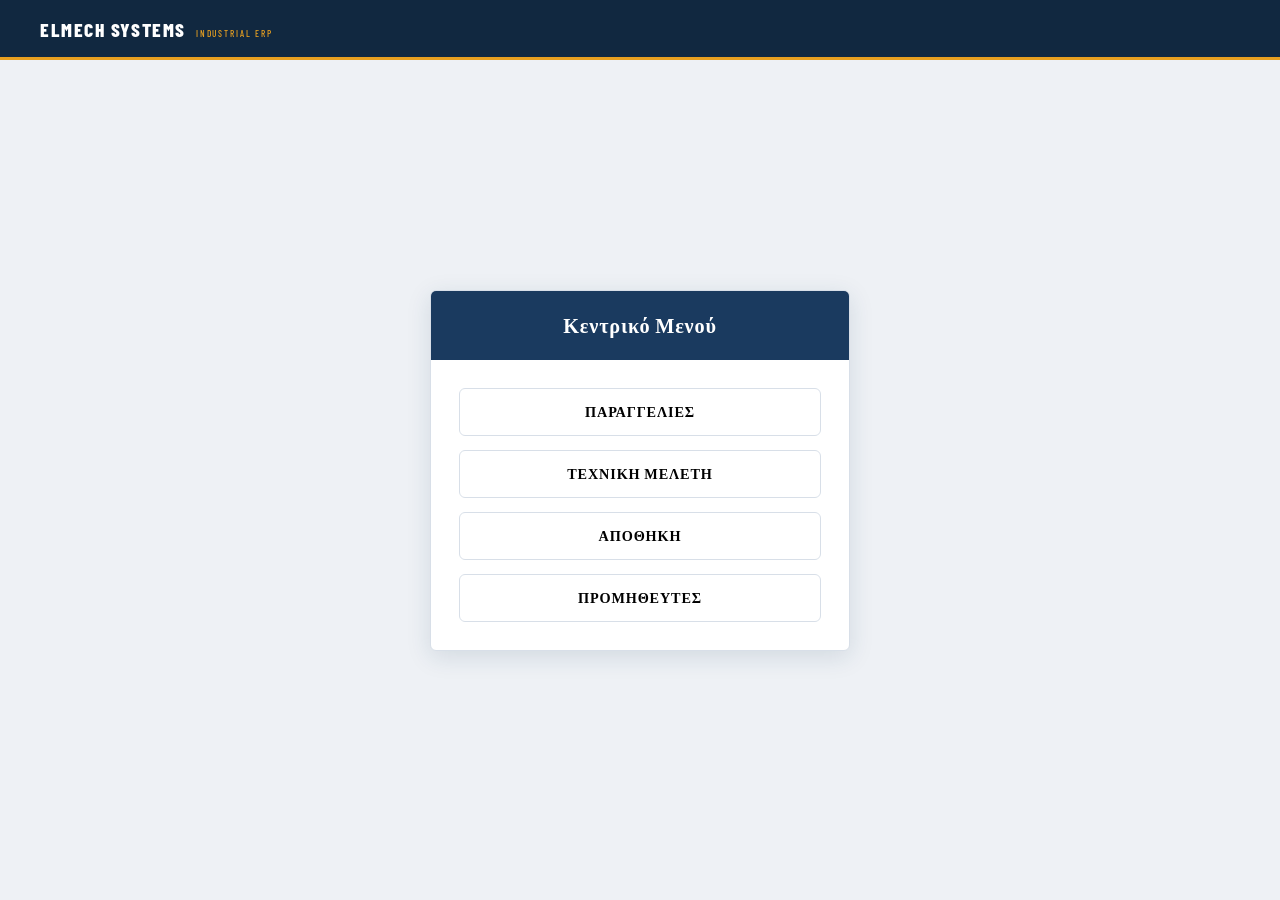
<file: index.html>
<!DOCTYPE html>
<html lang="el">
<head>
<meta charset="UTF-8">
<meta name="viewport" content="width=device-width, initial-scale=1.0">
<title>ELMECH SYSTEMS — Κεντρικό Μενού</title>

<link rel="preconnect" href="https://fonts.googleapis.com">
<link rel="preconnect" href="https://fonts.gstatic.com" crossorigin>
<link href="https://fonts.googleapis.com/css2?family=Barlow+Condensed:wght@400;600;700;800&family=Barlow:wght@300;400;500;600&display=swap" rel="stylesheet">

<style>
:root{
  --navy:#1a3a5f;
  --navy-dark:#112840;
  --navy-mid:#254e80;
  --navy-light:#3a6fa8;
  --accent: #e8a020;;
  --grey-bg:#eef1f5;
  --grey-bdr:#d8dfe8;
  --txt:#1c2b3a;
  --txt-soft:#5a6b7c;
  --white:#fff;
  --r:6px;
  --sh-md:0 6px 24px rgba(26,58,95,.13);
  --t:.22s ease;
}
    html { font-size: 15px; }

*{box-sizing:border-box;margin:0;padding:0}

body{
  font-family:'Barlow',sans-serif;
  background:var(--grey-bg);
  color:var(--txt);
  min-height:100vh;
  display:flex;
  flex-direction:column;
}

/* ── Top Bar (ίδια με orders) ── */
.topbar {
    background: var(--navy-dark);
    border-bottom: 3px solid var(--accent);
    padding: 0 40px;
    height: 60px;
    display: flex;
    align-items: center;
    gap: 16px;
    flex-shrink: 0;
}
.logo {
      font-family: 'Barlow Condensed', sans-serif;
      font-size: 1.3rem;
      font-weight: 800;
      letter-spacing: .08em;
      color: var(--white);
      display: flex;
      align-items: baseline;
      gap: 10px;
}
.logo em {
    font-style: normal;
    font-size: .62rem;
    font-weight: 500;
    letter-spacing: .2em;
    color: var(--accent);
    text-transform: uppercase;
}

/* ── Page wrapper ── */
.page{
  flex:1;
  display:flex;
  justify-content:center;
  align-items:center;
  padding:40px 20px 60px;
}

/* ── Panel (card όπως στο orders) ── */
.panel{
  width:100%;
  max-width:420px;
  background:var(--white);
  border:1px solid var(--grey-bdr);
  border-radius:var(--r);
  box-shadow:var(--sh-md);
  overflow:hidden;
  animation:fadeUp .25s ease both;
}

@keyframes fadeUp{
  from{opacity:0;transform:translateY(12px)}
  to{opacity:1;transform:none}
}

/* ── Panel header ── */
.ph{
  background:var(--navy);
  padding:22px 28px;
  text-align:center;
}
.ph h2{
  font-family:'Barlow Condensed';
  font-size:1.35rem;
  font-weight:700;
  letter-spacing:.04em;
  color:var(--white);
}

/* ── Panel body ── */
.pb{
  padding:28px;
  display:flex;
  flex-direction:column;
  gap:14px;
}

/* ── Menu buttons ── */
.menu-btn{
  padding:14px;
  border-radius:var(--r);
  border:1.5px solid var(--grey-bdr);
  background:var(--white);
  font-family:'Barlow Condensed';
  font-size:.95rem;
  font-weight:700;
  letter-spacing:.06em;
  text-transform:uppercase;
  cursor:pointer;
  transition:all var(--t);
}
.menu-btn:hover{
  background:var(--grey-bg);
  border-color:var(--navy-light);
  box-shadow:0 4px 14px rgba(26,58,95,.15);
  transform:translateY(-1px);
}
.menu-btn.primary{
  background:var(--accent);
  border-color:var(--accent);
  color:white;
}
.menu-btn.primary:hover{
  background:white;
}

@media (max-width:580px){
  .topbar{padding:0 20px}
}
</style>
</head>

<body>

<header class="topbar">
  <div class="logo">ELMECH SYSTEMS <em>Industrial ERP</em></div>
</header>

<main class="page">
  <div class="panel">
    <div class="ph">
      <h2>Κεντρικό Μενού</h2>
    </div>

    <div class="pb">
 <button class="menu-btn" onclick="go('orders.html')">
        Παραγγελίες
      </button>

      <button class="menu-btn" onclick="go('study.html')">
        Τεχνική Μελέτη
      </button>

      <button class="menu-btn" onclick="go('apothiki.html')">
        Αποθήκη
      </button>

      <button class="menu-btn" onclick="go('supply.html')">
        Προμηθευτές
      </button>
    </div>
  </div>
</main>

<script>
function go(page){
  window.location.href = page;
}
</script>

</body>
</html>
</file>
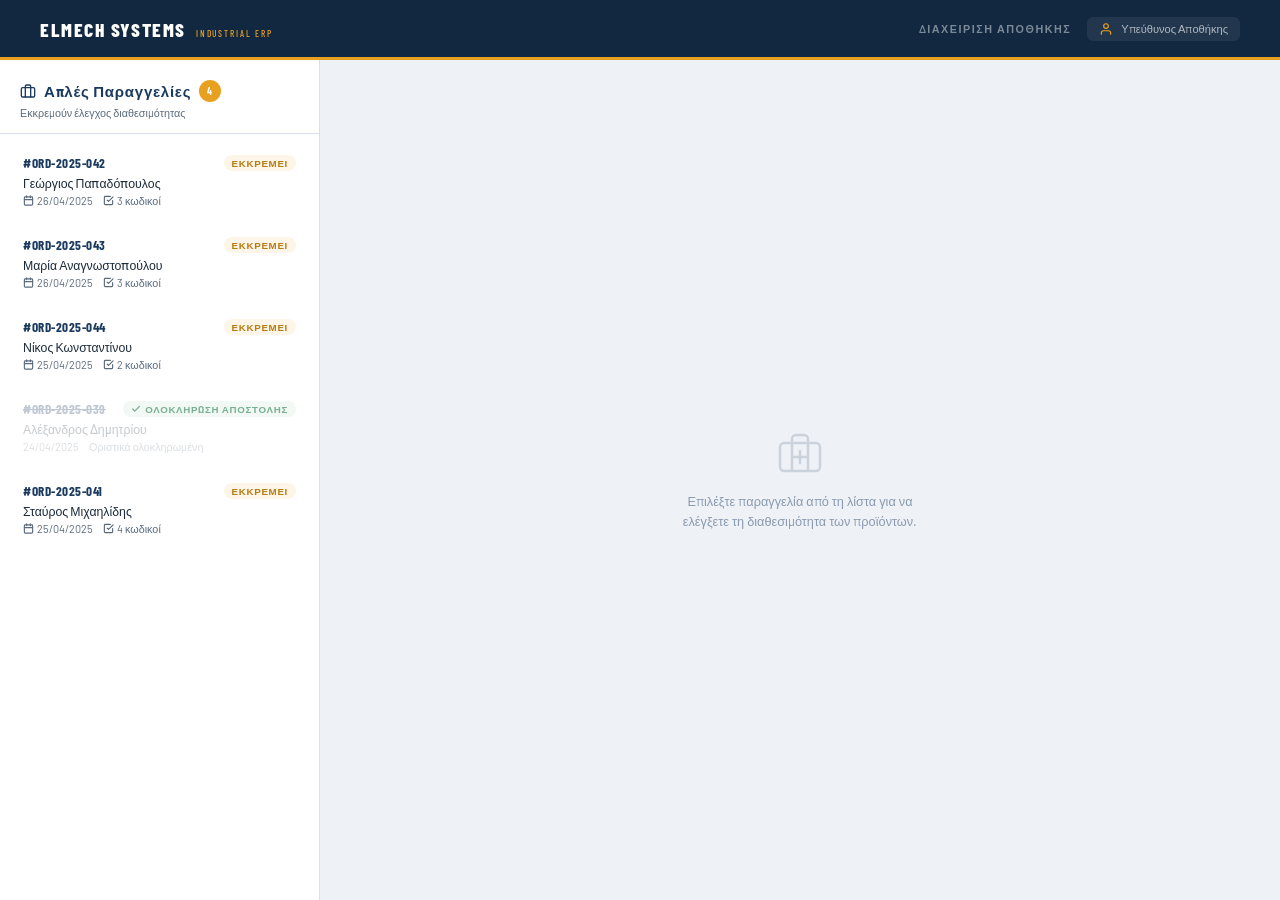
<file: apothiki (6).html>
<!DOCTYPE html>
<html lang="el">
<head>
  <meta charset="UTF-8" />
  <meta name="viewport" content="width=device-width, initial-scale=1.0" />
  <title>Διαχείριση Αποθήκης — ELMECH SYSTEMS</title>
  <link rel="preconnect" href="https://fonts.googleapis.com" />
  <link rel="preconnect" href="https://fonts.gstatic.com" crossorigin />
  <link href="https://fonts.googleapis.com/css2?family=Barlow+Condensed:wght@400;600;700;800&family=Barlow:wght@300;400;500;600&display=swap" rel="stylesheet" />
  <style>
    :root {
      --navy:       #1a3a5f;
      --navy-dark:  #112840;
      --navy-mid:   #254e80;
      --navy-light: #3a6fa8;
      --accent:     #e8a020;
      --accent-dim: #b87d12;
      --accent-bg:  rgba(232,160,32,.1);
      --danger:     #c0392b;
      --danger-bg:  #fdf0ee;
      --success:    #1e7e4a;
      --success-bg: #eaf5ee;
      --warn:       #b87d12;
      --warn-bg:    #fff8ec;
      --grey-bg:    #eef1f5;
      --grey-bdr:   #d8dfe8;
      --grey-mid:   #8a9ab0;
      --white:      #ffffff;
      --txt:        #1c2b3a;
      --txt-soft:   #5a6b7c;
      --r:          6px;
      --sh-sm:      0 1px 4px rgba(26,58,95,.1);
      --sh-md:      0 6px 24px rgba(26,58,95,.13);
      --t:          .22s ease;
    }
    *, *::before, *::after { box-sizing: border-box; margin: 0; padding: 0; }
    html { font-size: 15px; }
    body {
      font-family: 'Barlow', sans-serif;
      background: var(--grey-bg);
      color: var(--txt);
      min-height: 100vh;
      display: flex;
      flex-direction: column;
    }

    /* ── Top Bar ── */
    .topbar {
      background: var(--navy-dark);
      border-bottom: 3px solid var(--accent);
      padding: 0 40px;
      height: 60px;
      display: flex;
      align-items: center;
      gap: 16px;
      flex-shrink: 0;
    }
    .logo {
      font-family: 'Barlow Condensed', sans-serif;
      font-size: 1.3rem;
      font-weight: 800;
      letter-spacing: .08em;
      color: var(--white);
      display: flex;
      align-items: baseline;
      gap: 10px;
    }
    .logo em {
      font-style: normal;
      font-size: .62rem;
      font-weight: 500;
      letter-spacing: .2em;
      color: var(--accent);
      text-transform: uppercase;
    }
    .topbar-module {
      margin-left: auto;
      font-size: .72rem;
      font-weight: 600;
      letter-spacing: .14em;
      text-transform: uppercase;
      color: rgba(255,255,255,.45);
    }
    .topbar-user {
      display: flex;
      align-items: center;
      gap: 8px;
      padding: 5px 12px;
      border-radius: var(--r);
      background: rgba(255,255,255,.07);
      font-size: .74rem;
      color: rgba(255,255,255,.65);
    }
    .topbar-user svg { color: var(--accent); }

    /* ── Layout ── */
    .layout {
      flex: 1;
      display: grid;
      grid-template-columns: 320px 1fr;
      gap: 0;
      min-height: 0;
    }

    /* ── Sidebar ── */
    .sidebar {
      background: var(--white);
      border-right: 1px solid var(--grey-bdr);
      display: flex;
      flex-direction: column;
      min-height: calc(100vh - 63px);
    }
    .sidebar-header {
      padding: 20px 20px 14px;
      border-bottom: 1px solid var(--grey-bdr);
    }
    .sidebar-header h3 {
      font-family: 'Barlow Condensed', sans-serif;
      font-size: 1rem;
      font-weight: 700;
      letter-spacing: .05em;
      color: var(--navy);
      display: flex;
      align-items: center;
      gap: 8px;
    }
    .sidebar-header p {
      font-size: .72rem;
      color: var(--txt-soft);
      margin-top: 4px;
    }
    .badge-count {
      display: inline-flex;
      align-items: center;
      justify-content: center;
      width: 22px;
      height: 22px;
      border-radius: 50%;
      background: var(--accent);
      color: var(--white);
      font-size: .68rem;
      font-weight: 700;
    }
    .order-list {
      flex: 1;
      overflow-y: auto;
      padding: 8px;
    }
    .order-item {
      padding: 12px 14px;
      border-radius: var(--r);
      cursor: pointer;
      border: 1.5px solid transparent;
      transition: all var(--t);
      margin-bottom: 4px;
    }
    .order-item:hover { background: var(--grey-bg); border-color: var(--grey-bdr); }
    .order-item.selected { background: rgba(26,58,95,.06); border-color: var(--navy-light); }
    .order-item.done { opacity: .6; }
    .oi-top {
      display: flex;
      align-items: center;
      justify-content: space-between;
      margin-bottom: 5px;
    }
    .oi-id {
      font-family: 'Barlow Condensed', sans-serif;
      font-size: .88rem;
      font-weight: 700;
      color: var(--navy);
      letter-spacing: .04em;
    }
    .oi-status {
      font-size: .65rem;
      font-weight: 700;
      letter-spacing: .07em;
      text-transform: uppercase;
      padding: 2px 8px;
      border-radius: 20px;
    }
    .status-pending   { background: var(--accent-bg);  color: var(--accent-dim); }
    .status-done      { background: var(--success-bg); color: var(--success); }
    .status-error     { background: var(--danger-bg);  color: var(--danger); }
    .oi-customer {
      font-size: .82rem;
      font-weight: 500;
      color: var(--txt);
    }
    .oi-meta {
      font-size: .72rem;
      color: var(--txt-soft);
      margin-top: 3px;
      display: flex;
      gap: 10px;
    }
    .oi-meta span {
      display: flex;
      align-items: center;
      gap: 3px;
    }

    /* ── Main Content ── */
    .main { display: flex; flex-direction: column; }
    .main-empty {
      flex: 1;
      display: flex;
      flex-direction: column;
      align-items: center;
      justify-content: center;
      gap: 14px;
      color: var(--grey-mid);
      padding: 40px;
    }
    .main-empty svg { width: 48px; height: 48px; opacity: .35; }
    .main-empty p {
      font-size: .85rem;
      text-align: center;
      max-width: 260px;
      line-height: 1.6;
    }

    /* ── Detail Header ── */
    .detail-header {
      padding: 20px 28px 16px;
      background: var(--white);
      border-bottom: 1px solid var(--grey-bdr);
      display: flex;
      align-items: flex-start;
      gap: 16px;
    }
    .dh-icon {
      width: 44px;
      height: 44px;
      border-radius: var(--r);
      background: rgba(26,58,95,.07);
      display: flex;
      align-items: center;
      justify-content: center;
      color: var(--navy);
      flex-shrink: 0;
    }
    .dh-info h2 {
      font-family: 'Barlow Condensed', sans-serif;
      font-size: 1.15rem;
      font-weight: 700;
      color: var(--navy);
      letter-spacing: .03em;
    }
    .dh-info p { font-size: .77rem; color: var(--txt-soft); margin-top: 3px; }
    .dh-badges { display: flex; gap: 8px; margin-top: 6px; flex-wrap: wrap; }
    .dh-badge {
      font-size: .67rem;
      font-weight: 700;
      letter-spacing: .07em;
      text-transform: uppercase;
      padding: 3px 10px;
      border-radius: 20px;
    }
    .badge-simple { background: rgba(26,58,95,.09); color: var(--navy); }
    .badge-date   { background: var(--grey-bg); color: var(--txt-soft); }
    .badge-items  { background: var(--accent-bg); color: var(--accent-dim); }
    .dh-actions { margin-left: auto; display: flex; gap: 8px; align-items: flex-start; }

    /* ── Customer Card ── */
    .customer-bar {
      margin: 16px 28px;
      padding: 14px 18px;
      background: var(--grey-bg);
      border: 1px solid var(--grey-bdr);
      border-radius: var(--r);
      display: flex;
      gap: 28px;
      flex-wrap: wrap;
    }
    .cb-field { display: flex; flex-direction: column; gap: 2px; }
    .cb-lbl { font-size: .67rem; font-weight: 700; letter-spacing: .09em; text-transform: uppercase; color: var(--grey-mid); }
    .cb-val { font-size: .86rem; font-weight: 500; color: var(--txt); }

    /* ── Products Table ── */
    .products-section {
      padding: 0 28px 12px;
    }
    .section-title {
      font-family: 'Barlow Condensed', sans-serif;
      font-size: .82rem;
      font-weight: 700;
      letter-spacing: .1em;
      text-transform: uppercase;
      color: var(--navy);
      margin-bottom: 12px;
      display: flex;
      align-items: center;
      gap: 8px;
    }
    .section-title::after {
      content: '';
      flex: 1;
      height: 1px;
      background: var(--grey-bdr);
    }

    /* ── Product Row ── */
    .prod-rows { display: flex; flex-direction: column; gap: 8px; }
    .prod-row {
      display: grid;
      grid-template-columns: 36px 1fr 80px 1fr 34px;
      gap: 10px;
      align-items: center;
      padding: 12px 14px;
      background: var(--white);
      border: 1.5px solid var(--grey-bdr);
      border-radius: var(--r);
      transition: border-color var(--t);
    }
    .prod-row.avail  { border-left: 3px solid var(--success); background: var(--success-bg); }
    .prod-row.short  { border-left: 3px solid var(--danger);  background: var(--danger-bg); }
    .prod-row.invalid { border-left: 3px solid var(--accent);  background: var(--warn-bg); }
    .pr-num {
      font-family: 'Barlow Condensed', sans-serif;
      font-size: .78rem;
      font-weight: 700;
      color: var(--grey-mid);
      text-align: center;
    }
    .pr-code { font-family: 'Barlow Condensed', sans-serif; font-size: .95rem; font-weight: 700; color: var(--navy); letter-spacing: .04em; }
    .pr-code small { display: block; font-family: 'Barlow', sans-serif; font-size: .72rem; font-weight: 400; color: var(--txt-soft); letter-spacing: 0; margin-top: 1px; }
    .pr-qty {
      font-size: .82rem;
      color: var(--txt);
      text-align: center;
    }
    .pr-qty span { font-weight: 600; color: var(--navy); }
    .avail-btns { display: flex; gap: 5px; flex-wrap: wrap; }
    .av-btn {
      padding: 5px 10px;
      border-radius: 20px;
      font-family: 'Barlow Condensed', sans-serif;
      font-size: .72rem;
      font-weight: 700;
      letter-spacing: .05em;
      text-transform: uppercase;
      cursor: pointer;
      border: 1.5px solid var(--grey-bdr);
      background: var(--white);
      color: var(--txt-soft);
      transition: all var(--t);
    }
    .av-btn:hover { transform: translateY(-1px); }
    .av-btn.active-avail { background: var(--success); border-color: var(--success); color: var(--white); }
    .av-btn.active-short { background: var(--danger);  border-color: var(--danger);  color: var(--white); }
    .av-btn.active-invalid { background: var(--accent); border-color: var(--accent); color: var(--white); }
    .av-btn:not(.active-avail):not(.active-short):not(.active-invalid):hover.btn-avail  { border-color: var(--success); color: var(--success); }
    .av-btn:not(.active-avail):not(.active-short):not(.active-invalid):hover.btn-short  { border-color: var(--danger);  color: var(--danger); }
    .av-btn:not(.active-avail):not(.active-short):not(.active-invalid):hover.btn-invalid { border-color: var(--accent); color: var(--accent-dim); }
    .pr-status-icon { display: flex; align-items: center; justify-content: center; }
    .icon-avail  { color: var(--success); }
    .icon-short  { color: var(--danger); }
    .icon-invalid { color: var(--accent-dim); }
    .icon-none   { color: var(--grey-bdr); }

    /* ── Σύνοψη Progress Bar ── */
    .progress-bar-wrap {
      margin: 12px 28px 0;
      background: var(--grey-bg);
      border: 1px solid var(--grey-bdr);
      border-radius: var(--r);
      padding: 12px 16px;
    }
    .pb-labels {
      display: flex;
      justify-content: space-between;
      font-size: .72rem;
      color: var(--txt-soft);
      margin-bottom: 8px;
    }
    .pb-track {
      height: 7px;
      background: var(--grey-bdr);
      border-radius: 4px;
      overflow: hidden;
      display: flex;
    }
    .pb-avail { background: var(--success); height: 100%; transition: width var(--t); }
    .pb-short { background: var(--danger);  height: 100%; transition: width var(--t); }
    .pb-legend { display: flex; gap: 14px; margin-top: 8px; flex-wrap: wrap; }
    .pb-leg-item { display: flex; align-items: center; gap: 5px; font-size: .71rem; color: var(--txt-soft); }
    .pb-dot { width: 8px; height: 8px; border-radius: 50%; }

    /* ── Action Bar ── */
    .action-bar {
      padding: 16px 28px;
      border-top: 1px solid var(--grey-bdr);
      background: var(--white);
      display: flex;
      align-items: center;
      gap: 10px;
      flex-wrap: wrap;
      margin-top: auto;
    }
    .action-hint { font-size: .76rem; color: var(--txt-soft); flex: 1; min-width: 180px; }
    .btn {
      display: inline-flex;
      align-items: center;
      gap: 8px;
      padding: 10px 20px;
      border-radius: var(--r);
      font-family: 'Barlow Condensed', sans-serif;
      font-size: .92rem;
      font-weight: 700;
      letter-spacing: .06em;
      text-transform: uppercase;
      cursor: pointer;
      border: none;
      transition: all var(--t);
    }
    .btn-ghost  { background: transparent; color: var(--txt-soft); border: 1.5px solid var(--grey-bdr); }
    .btn-ghost:hover { background: var(--grey-bg); border-color: var(--grey-mid); }
    .btn-navy   { background: var(--navy); color: var(--white); }
    .btn-navy:hover  { background: var(--navy-mid); box-shadow: 0 4px 14px rgba(26,58,95,.28); transform: translateY(-1px); }
    .btn-navy:disabled { opacity: .4; cursor: not-allowed; transform: none; box-shadow: none; }
    .btn-success { background: var(--success); color: var(--white); }
    .btn-success:hover { filter: brightness(1.05); box-shadow: 0 4px 14px rgba(30,126,74,.3); transform: translateY(-1px); }
    .btn-danger { background: var(--danger); color: var(--white); }
    .btn-danger:hover { filter: brightness(1.05); }

    /* ── Result Screen ── */
    .result-screen { padding: 24px 28px; display: none; flex-direction: column; gap: 20px; }
    .result-screen.visible { display: flex; }
    .rs-head {
      display: flex;
      align-items: center;
      gap: 14px;
      padding: 16px 20px;
      border-radius: var(--r);
      background: var(--success-bg);
      border: 1px solid rgba(30,126,74,.2);
    }
    .rs-ok-icon {
      width: 44px; height: 44px;
      border-radius: 50%;
      background: var(--success);
      color: var(--white);
      display: flex; align-items: center; justify-content: center;
      flex-shrink: 0;
    }
    .rs-head-txt h3 {
      font-family: 'Barlow Condensed', sans-serif;
      font-size: 1.1rem;
      font-weight: 700;
      color: var(--success);
    }
    .rs-head-txt p { font-size: .78rem; color: var(--txt-soft); margin-top: 2px; }
    .rs-lists { display: grid; grid-template-columns: 1fr 1fr; gap: 16px; }
    .rs-list {
      border-radius: var(--r);
      border: 1.5px solid var(--grey-bdr);
      overflow: hidden;
    }
    .rs-list-header {
      padding: 10px 14px;
      font-family: 'Barlow Condensed', sans-serif;
      font-size: .82rem;
      font-weight: 700;
      letter-spacing: .06em;
      text-transform: uppercase;
      display: flex;
      align-items: center;
      gap: 8px;
    }
    .rs-list.avail-list .rs-list-header { background: var(--success-bg); color: var(--success); border-bottom: 1px solid rgba(30,126,74,.2); }
    .rs-list.short-list .rs-list-header { background: var(--danger-bg);  color: var(--danger);  border-bottom: 1px solid rgba(192,57,43,.2); }
    .rs-list-items { padding: 10px 14px; display: flex; flex-direction: column; gap: 7px; }
    .rs-item { display: flex; justify-content: space-between; align-items: center; font-size: .82rem; }
    .rs-code { font-family: 'Barlow Condensed', sans-serif; font-weight: 700; color: var(--navy); letter-spacing: .03em; }
    .rs-qty  { font-size: .76rem; color: var(--txt-soft); }
    .rs-empty { font-size: .78rem; color: var(--grey-mid); font-style: italic; padding: 6px 0; }
    .rs-notify {
      padding: 13px 16px;
      border-radius: var(--r);
      background: var(--accent-bg);
      border: 1px solid rgba(232,160,32,.3);
      display: flex;
      align-items: center;
      gap: 10px;
      font-size: .8rem;
      color: var(--accent-dim);
      font-weight: 500;
    }
    .rs-invalid-block {
      padding: 12px 16px;
      border-radius: var(--r);
      background: var(--warn-bg);
      border: 1px solid rgba(184,125,18,.3);
      font-size: .8rem;
      color: var(--warn);
    }
    .rs-invalid-block strong { font-family: 'Barlow Condensed', sans-serif; font-size: .85rem; letter-spacing: .04em; }

    /* ── Error toast ── */
    .toast {
      position: fixed;
      bottom: 24px;
      right: 24px;
      background: var(--danger);
      color: white;
      padding: 12px 18px;
      border-radius: var(--r);
      font-size: .82rem;
      font-weight: 500;
      box-shadow: var(--sh-md);
      display: none;
      z-index: 100;
      animation: slideIn .25s ease;
    }
    @keyframes slideIn { from { opacity:0; transform:translateY(10px); } to { opacity:1; transform:translateY(0); } }

    @media (max-width: 860px) {
      .layout { grid-template-columns: 1fr; }
      .sidebar { min-height: unset; max-height: 260px; }
      .rs-lists { grid-template-columns: 1fr; }
    }
  </style>
</head>
<body>

<!-- Top Bar -->
<header class="topbar">
  <div class="logo">ELMECH SYSTEMS <em>Industrial ERP</em></div>
  <div class="topbar-module">Διαχείριση Αποθήκης</div>
  <div class="topbar-user">
    <svg width="14" height="14" viewBox="0 0 24 24" fill="none" stroke="currentColor" stroke-width="2" stroke-linecap="round" stroke-linejoin="round"><path d="M20 21v-2a4 4 0 00-4-4H8a4 4 0 00-4 4v2"/><circle cx="12" cy="7" r="4"/></svg>
    Υπεύθυνος Αποθήκης
  </div>
</header>

<div class="layout">

  <!-- ── Sidebar: Order List ── -->
  <aside class="sidebar">
    <div class="sidebar-header">
      <h3>
        <svg width="16" height="16" viewBox="0 0 24 24" fill="none" stroke="currentColor" stroke-width="2" stroke-linecap="round" stroke-linejoin="round"><rect x="2" y="7" width="20" height="14" rx="2"/><path d="M16 21V5a2 2 0 00-2-2h-4a2 2 0 00-2 2v16"/></svg>
        Απλές Παραγγελίες
        <span class="badge-count" id="pendingCount">5</span>
      </h3>
      <p>Εκκρεμούν έλεγχος διαθεσιμότητας</p>
    </div>
    <div class="order-list" id="orderList"></div>
  </aside>

  <!-- ── Main Panel ── -->
  <main class="main" id="mainPanel">

    <!-- Empty state -->
    <div class="main-empty" id="emptyState">
      <svg viewBox="0 0 24 24" fill="none" stroke="currentColor" stroke-width="1.2" stroke-linecap="round" stroke-linejoin="round">
        <rect x="2" y="7" width="20" height="14" rx="2"/><path d="M16 21V5a2 2 0 00-2-2h-4a2 2 0 00-2 2v16"/>
        <line x1="12" y1="11" x2="12" y2="17"/><line x1="9" y1="14" x2="15" y2="14"/>
      </svg>
      <p>Επιλέξτε παραγγελία από τη λίστα για να ελέγξετε τη διαθεσιμότητα των προϊόντων.</p>
    </div>

    <!-- Detail content (hidden until order selected) -->
    <div id="detailContent" style="display:none; flex:1; display:none; flex-direction:column;">

      <!-- Detail Header -->
      <div class="detail-header">
        <div class="dh-icon">
          <svg width="20" height="20" viewBox="0 0 24 24" fill="none" stroke="currentColor" stroke-width="2" stroke-linecap="round" stroke-linejoin="round"><rect x="2" y="7" width="20" height="14" rx="2"/><path d="M16 21V5a2 2 0 00-2-2h-4a2 2 0 00-2 2v16"/></svg>
        </div>
        <div class="dh-info">
          <h2 id="dOrderId">—</h2>
          <p id="dOrderDate">—</p>
          <div class="dh-badges">
            <span class="dh-badge badge-simple">Απλή Παραγγελία → Αποθήκη</span>
            <span class="dh-badge badge-items" id="dItemCount">—</span>
          </div>
        </div>
        <div class="dh-actions">
          <button class="btn btn-ghost" onclick="cancelCheck()" title="Ακύρωση ελέγχου">
            <svg width="13" height="13" viewBox="0 0 24 24" fill="none" stroke="currentColor" stroke-width="2.5" stroke-linecap="round" stroke-linejoin="round"><line x1="18" y1="6" x2="6" y2="18"/><line x1="6" y1="6" x2="18" y2="18"/></svg>
            Ακύρωση
          </button>
        </div>
      </div>

      <!-- Customer Info Bar -->
      <div class="customer-bar">
        <div class="cb-field">
          <span class="cb-lbl">Πελάτης</span>
          <span class="cb-val" id="dCustomer">—</span>
        </div>
        <div class="cb-field">
          <span class="cb-lbl">Τηλέφωνο</span>
          <span class="cb-val" id="dPhone">—</span>
        </div>
        <div class="cb-field">
          <span class="cb-lbl">Διεύθυνση</span>
          <span class="cb-val" id="dAddress">—</span>
        </div>
        <div class="cb-field">
          <span class="cb-lbl">Τεμάχια</span>
          <span class="cb-val" id="dTotalQty">—</span>
        </div>
      </div>

      <!-- Progress summary -->
      <div class="progress-bar-wrap">
        <div class="pb-labels">
          <span>Πρόοδος ελέγχου</span>
          <span id="pbProgress">0 / 0 προϊόντα ελεγμένα</span>
        </div>
        <div class="pb-track">
          <div class="pb-avail" id="pbAvail" style="width:0%"></div>
          <div class="pb-short" id="pbShort" style="width:0%"></div>
        </div>
        <div class="pb-legend">
          <div class="pb-leg-item"><div class="pb-dot" style="background:var(--success)"></div> Διαθέσιμο</div>
          <div class="pb-leg-item"><div class="pb-dot" style="background:var(--danger)"></div> Σε έλλειψη</div>
          <div class="pb-leg-item"><div class="pb-dot" style="background:var(--accent)"></div> Μη έγκυρος κωδικός</div>
          <div class="pb-leg-item"><div class="pb-dot" style="background:var(--grey-bdr)"></div> Εκκρεμεί</div>
        </div>
      </div>

      <!-- Products Section -->
      <div class="products-section" style="padding-top:16px;">
        <div class="section-title">
          <svg width="14" height="14" viewBox="0 0 24 24" fill="none" stroke="currentColor" stroke-width="2" stroke-linecap="round" stroke-linejoin="round"><polyline points="9 11 12 14 22 4"/><path d="M21 12v7a2 2 0 01-2 2H5a2 2 0 01-2-2V5a2 2 0 012-2h11"/></svg>
          Κατάλογος Προϊόντων — Έλεγχος Διαθεσιμότητας
        </div>
        <div class="prod-rows" id="prodRows"></div>
      </div>

      <!-- Result Screen (shown after confirmation) -->
      <div class="result-screen" id="resultScreen">
        <div class="rs-head">
          <div class="rs-ok-icon">
            <svg width="22" height="22" viewBox="0 0 24 24" fill="none" stroke="currentColor" stroke-width="2.8" stroke-linecap="round" stroke-linejoin="round"><polyline points="20 6 9 17 4 12"/></svg>
          </div>
          <div class="rs-head-txt">
            <h3>Διαθεσιμότητα Επιβεβαιώθηκε</h3>
            <p id="rsHeadSub">Ο έλεγχος ολοκληρώθηκε. Οι λίστες δημιουργήθηκαν.</p>
          </div>
        </div>

        <div class="rs-lists">
          <div class="rs-list avail-list">
            <div class="rs-list-header">
              <svg width="14" height="14" viewBox="0 0 24 24" fill="none" stroke="currentColor" stroke-width="2.5" stroke-linecap="round" stroke-linejoin="round"><polyline points="20 6 9 17 4 12"/></svg>
              Εγκεκριμένα (Διαθέσιμα)
            </div>
            <div class="rs-list-items" id="rsAvailList"></div>
          </div>
          <div class="rs-list short-list">
            <div class="rs-list-header">
              <svg width="14" height="14" viewBox="0 0 24 24" fill="none" stroke="currentColor" stroke-width="2.5" stroke-linecap="round" stroke-linejoin="round"><circle cx="12" cy="12" r="10"/><line x1="12" y1="8" x2="12" y2="12"/><line x1="12" y1="16" x2="12.01" y2="16"/></svg>
              Μη Εγκεκριμένα (Έλλειψη)
            </div>
            <div class="rs-list-items" id="rsShortList"></div>
          </div>
        </div>

        <div class="rs-notify" id="rsNotify" style="display:none">
          <svg width="16" height="16" viewBox="0 0 24 24" fill="none" stroke="currentColor" stroke-width="2" stroke-linecap="round" stroke-linejoin="round"><path d="M22 16.92v3a2 2 0 01-2.18 2 19.79 19.79 0 01-8.63-3.07A19.5 19.5 0 013.07 9.81a19.79 19.79 0 01-3.07-8.72A2 2 0 012.18 1h3a2 2 0 012 1.72c.127.96.361 1.903.7 2.81a2 2 0 01-.45 2.11L6.91 8.1a16 16 0 006 6l.62-.62a2 2 0 012.11-.45c.907.339 1.85.573 2.81.7A2 2 0 0122 15.92z"/></svg>
          <span id="rsNotifyTxt"></span>
        </div>

        <div class="rs-invalid-block" id="rsInvalidBlock" style="display:none">
          <strong>⚠ Μη έγκυροι κωδικοί — Ειδοποίηση Ιδιοκτήτη</strong>
          <p style="margin-top:5px;" id="rsInvalidList"></p>
        </div>
      </div>

      <!-- Action Bar -->
      <div class="action-bar" id="actionBar">
        <span class="action-hint" id="actionHint">Ελέγξτε τη διαθεσιμότητα κάθε προϊόντος και επιβεβαιώστε.</span>
        <button class="btn btn-ghost" onclick="cancelCheck()">
          <svg width="13" height="13" viewBox="0 0 24 24" fill="none" stroke="currentColor" stroke-width="2.5" stroke-linecap="round" stroke-linejoin="round"><line x1="18" y1="6" x2="6" y2="18"/><line x1="6" y1="6" x2="18" y2="18"/></svg>
          Ακύρωση
        </button>
        <button class="btn btn-navy" id="confirmBtn" onclick="confirmAvailability()" disabled>
          <svg width="14" height="14" viewBox="0 0 24 24" fill="none" stroke="currentColor" stroke-width="2.2" stroke-linecap="round" stroke-linejoin="round"><polyline points="9 11 12 14 22 4"/><path d="M21 12v7a2 2 0 01-2 2H5a2 2 0 01-2-2V5a2 2 0 012-2h11"/></svg>
          Επιβεβαίωση Διαθεσιμότητας
        </button>
      </div>

    </div>

  </main>
</div>

<!-- Toast -->
<div class="toast" id="toast"></div>

<script>
  /* ── Sample Data: Απλές Παραγγελίες (from orders module) ── */
  const ORDERS = [
    {
      id: '#ORD-2025-042', date: '26/04/2025', customer: 'Γεώργιος Παπαδόπουλος',
      phone: '210 123 4567', address: 'Λεωφ. Αθηνών 45, Αθήνα',
      status: 'pending',
      products: [
        { code: 'GRU-CM5-6-A',  desc: 'Αντλία Φυγόκεντρος 5.5kW',  qty: 2 },
        { code: 'GRU-CM2-4-B',  desc: 'Αντλία Νερού 2.2kW',         qty: 1 },
        { code: 'FIL-WF80-SS',  desc: 'Φίλτρο Νερού Inox 80mm',      qty: 3 },
      ]
    },
    {
      id: '#ORD-2025-043', date: '26/04/2025', customer: 'Μαρία Αναγνωστοπούλου',
      phone: '2310 456 789', address: 'Εγνατία 12, Θεσσαλονίκη',
      status: 'pending',
      products: [
        { code: 'PMP-DW3-KIT', desc: 'Αντλία Βαθιάς Γεώτρησης 3"',  qty: 1 },
        { code: 'CAB-PVC-25M', desc: 'Καλώδιο PVC 25μ',              qty: 2 },
        { code: 'XXT-NONEXIST', desc: 'Τμήμα Σύνδεσης (ανύπαρκτος)', qty: 1 },
      ]
    },
    {
      id: '#ORD-2025-044', date: '25/04/2025', customer: 'Νίκος Κωνσταντίνου',
      phone: '2610 321 654', address: 'Κορίνθου 8, Πάτρα',
      status: 'pending',
      products: [
        { code: 'GRU-CM5-6-A',  desc: 'Αντλία Φυγόκεντρος 5.5kW',  qty: 4 },
        { code: 'VLV-GATE-DN50', desc: 'Βάνα Gate DN50',              qty: 4 },
      ]
    },
    {
      id: '#ORD-2025-039', date: '24/04/2025', customer: 'Αλέξανδρος Δημητρίου',
      phone: '2410 789 012', address: 'Ολύμπου 3, Λάρισα',
      status: 'done',
      products: [
        { code: 'PMP-SB2-250',  desc: 'Αντλία Υποβρύχιος 2.5kW',    qty: 1 },
        { code: 'CAB-PVC-25M',  desc: 'Καλώδιο PVC 25μ',             qty: 3 },
      ]
    },
    {
      id: '#ORD-2025-041', date: '25/04/2025', customer: 'Σταύρος Μιχαηλίδης',
      phone: '25310 55 123', address: 'Βενιζέλου 22, Αλεξανδρούπολη',
      status: 'pending',
      products: [
        { code: 'FIL-WF80-SS',  desc: 'Φίλτρο Νερού Inox 80mm',      qty: 5 },
        { code: 'GRU-CM2-4-B',  desc: 'Αντλία Νερού 2.2kW',          qty: 2 },
        { code: 'VLV-GATE-DN50', desc: 'Βάνα Gate DN50',              qty: 6 },
        { code: 'PMP-DW3-KIT',  desc: 'Αντλία Βαθιάς Γεώτρησης 3"',  qty: 1 },
      ]
    },
  ];

  /* ── State ── */
  let selectedOrderIdx = null;
  let productStates = [];   // 'none' | 'avail' | 'short' | 'invalid'
  let confirmed = false;
  let savedStates = {};     // save states per order id

  /* ── Init ── */
  function init() {
    renderOrderList();
  }

  function renderOrderList() {
    const list = document.getElementById('orderList');
    const pending = ORDERS.filter(o => o.status === 'pending').length;
    document.getElementById('pendingCount').textContent = pending;

    list.innerHTML = '';
    ORDERS.forEach((o, i) => {
      const isDone = o.status === 'done';
      const div = document.createElement('div');
      div.className = 'order-item' + (isDone ? ' done' : '') + (!isDone && selectedOrderIdx === i ? ' selected' : '');
      if (isDone) {
        div.style.cursor = 'not-allowed';
        div.style.pointerEvents = 'none';
      } else {
        div.onclick = () => selectOrder(i);
      }
      const itemCount = o.products.length;
      if (isDone) {
        div.innerHTML = `
          <div class="oi-top">
            <span class="oi-id" style="text-decoration:line-through;opacity:.45">${o.id}</span>
            <span class="oi-status status-done" style="display:flex;align-items:center;gap:4px">
              <svg width="10" height="10" viewBox="0 0 24 24" fill="none" stroke="currentColor" stroke-width="3" stroke-linecap="round" stroke-linejoin="round"><polyline points="20 6 9 17 4 12"/></svg>
              Ολοκλήρωση Αποστολής
            </span>
          </div>
          <div class="oi-customer" style="opacity:.4">${o.customer}</div>
          <div class="oi-meta" style="opacity:.35">
            <span>${o.date}</span>
            <span>Οριστικά ολοκληρωμένη</span>
          </div>`;
      } else {
        div.innerHTML = `
          <div class="oi-top">
            <span class="oi-id">${o.id}</span>
            <span class="oi-status status-pending">Εκκρεμεί</span>
          </div>
          <div class="oi-customer">${o.customer}</div>
          <div class="oi-meta">
            <span>
              <svg width="11" height="11" viewBox="0 0 24 24" fill="none" stroke="currentColor" stroke-width="2.5" stroke-linecap="round" stroke-linejoin="round"><rect x="3" y="4" width="18" height="18" rx="2"/><line x1="16" y1="2" x2="16" y2="6"/><line x1="8" y1="2" x2="8" y2="6"/><line x1="3" y1="10" x2="21" y2="10"/></svg>
              ${o.date}
            </span>
            <span>
              <svg width="11" height="11" viewBox="0 0 24 24" fill="none" stroke="currentColor" stroke-width="2.5" stroke-linecap="round" stroke-linejoin="round"><polyline points="9 11 12 14 22 4"/><path d="M21 12v7a2 2 0 01-2 2H5a2 2 0 01-2-2V5a2 2 0 012-2h11"/></svg>
              ${itemCount} κωδικοί
            </span>
          </div>`;
      }
      list.appendChild(div);
    });
  }

  function selectOrder(idx) {
    selectedOrderIdx = idx;
    confirmed = false;
    const order = ORDERS[idx];

    // Restore saved states if any
    if (savedStates[order.id]) {
      productStates = [...savedStates[order.id]];
    } else {
      productStates = order.products.map(() => 'none');
    }

    renderOrderList();
    renderDetail(order);
  }

  function renderDetail(order) {
    document.getElementById('emptyState').style.display = 'none';
    const dc = document.getElementById('detailContent');
    dc.style.display = 'flex';

    document.getElementById('dOrderId').textContent = order.id;
    document.getElementById('dOrderDate').textContent = 'Ημερομηνία: ' + order.date + ' · Τμήμα Πωλήσεων → Αποθήκη';
    document.getElementById('dItemCount').textContent = order.products.length + ' κωδικοί';
    document.getElementById('dCustomer').textContent = order.customer;
    document.getElementById('dPhone').textContent = order.phone;
    document.getElementById('dAddress').textContent = order.address || '—';
    const totalQty = order.products.reduce((s, p) => s + p.qty, 0);
    document.getElementById('dTotalQty').textContent = totalQty + ' τεμ.';

    // Hide result, show product rows
    document.getElementById('resultScreen').classList.remove('visible');
    document.getElementById('resultScreen').style.display = 'none';
    document.getElementById('prodRows').style.display = '';
    document.querySelector('.products-section').style.display = '';
    document.querySelector('.progress-bar-wrap').style.display = '';

    // Always restore action bar to its original state
    const bar = document.getElementById('actionBar');
    bar.style.display = '';
    bar.innerHTML = `
      <span class="action-hint" id="actionHint">Ελέγξτε τη διαθεσιμότητα κάθε προϊόντος και επιβεβαιώστε.</span>
      <button class="btn btn-ghost" onclick="cancelCheck()">
        <svg width="13" height="13" viewBox="0 0 24 24" fill="none" stroke="currentColor" stroke-width="2.5" stroke-linecap="round" stroke-linejoin="round"><line x1="18" y1="6" x2="6" y2="18"/><line x1="6" y1="6" x2="18" y2="18"/></svg>
        Ακύρωση
      </button>
      <button class="btn btn-navy" id="confirmBtn" onclick="confirmAvailability()" disabled>
        <svg width="14" height="14" viewBox="0 0 24 24" fill="none" stroke="currentColor" stroke-width="2.2" stroke-linecap="round" stroke-linejoin="round"><polyline points="9 11 12 14 22 4"/><path d="M21 12v7a2 2 0 01-2 2H5a2 2 0 01-2-2V5a2 2 0 012-2h11"/></svg>
        Επιβεβαίωση Διαθεσιμότητας
      </button>`;

    renderProducts(order);
    updateProgress(order);
    updateConfirmBtn();
  }

  function renderProducts(order) {
    const container = document.getElementById('prodRows');
    container.innerHTML = '';
    order.products.forEach((p, i) => {
      const state = productStates[i];
      let rowCls = '';
      if (state === 'avail')   rowCls = 'avail';
      if (state === 'short')   rowCls = 'short';
      if (state === 'invalid') rowCls = 'invalid';

      const iconAvail   = `<svg class="icon-avail"   width="18" height="18" viewBox="0 0 24 24" fill="none" stroke="currentColor" stroke-width="2.5" stroke-linecap="round" stroke-linejoin="round"><polyline points="20 6 9 17 4 12"/></svg>`;
      const iconShort   = `<svg class="icon-short"   width="18" height="18" viewBox="0 0 24 24" fill="none" stroke="currentColor" stroke-width="2.5" stroke-linecap="round" stroke-linejoin="round"><circle cx="12" cy="12" r="10"/><line x1="12" y1="8" x2="12" y2="12"/><line x1="12" y1="16" x2="12.01" y2="16"/></svg>`;
      const iconInvalid = `<svg class="icon-invalid" width="18" height="18" viewBox="0 0 24 24" fill="none" stroke="currentColor" stroke-width="2.5" stroke-linecap="round" stroke-linejoin="round"><path d="M10.29 3.86L1.82 18a2 2 0 001.71 3h16.94a2 2 0 001.71-3L13.71 3.86a2 2 0 00-3.42 0z"/><line x1="12" y1="9" x2="12" y2="13"/><line x1="12" y1="17" x2="12.01" y2="17"/></svg>`;
      const iconNone    = `<svg class="icon-none"    width="18" height="18" viewBox="0 0 24 24" fill="none" stroke="currentColor" stroke-width="1.5" stroke-linecap="round" stroke-linejoin="round"><circle cx="12" cy="12" r="10" stroke-dasharray="4 3"/></svg>`;

      let iconHtml = iconNone;
      if (state === 'avail')   iconHtml = iconAvail;
      if (state === 'short')   iconHtml = iconShort;
      if (state === 'invalid') iconHtml = iconInvalid;

      const row = document.createElement('div');
      row.className = 'prod-row' + (rowCls ? ' ' + rowCls : '');
      row.id = 'prodRow_' + i;
      row.innerHTML = `
        <div class="pr-num">${i + 1}</div>
        <div class="pr-code">${p.code}<small>${p.desc}</small></div>
        <div class="pr-qty"><span>${p.qty}</span> τεμ.</div>
        <div class="avail-btns">
          <button class="av-btn btn-avail ${state === 'avail' ? 'active-avail' : ''}" onclick="setAvail(${i},'avail')">
            ✓ Διαθέσιμο
          </button>
          <button class="av-btn btn-short ${state === 'short' ? 'active-short' : ''}" onclick="setAvail(${i},'short')">
            ! Έλλειψη
          </button>
          <button class="av-btn btn-invalid ${state === 'invalid' ? 'active-invalid' : ''}" onclick="setAvail(${i},'invalid')" title="Μη αναγνωρίσιμος κωδικός — ειδοποίηση ιδιοκτήτη">
            ? Μη έγκυρος
          </button>
        </div>
        <div class="pr-status-icon">${iconHtml}</div>`;
      container.appendChild(row);
    });
  }

  function setAvail(prodIdx, state) {
    // Toggle off if same
    if (productStates[prodIdx] === state) {
      productStates[prodIdx] = 'none';
    } else {
      productStates[prodIdx] = state;
    }
    const order = ORDERS[selectedOrderIdx];
    // Save progress
    savedStates[order.id] = [...productStates];
    renderProducts(order);
    updateProgress(order);
    updateConfirmBtn();
  }

  function updateProgress(order) {
    const total = order.products.length;
    const avail   = productStates.filter(s => s === 'avail').length;
    const short   = productStates.filter(s => s === 'short').length;
    const invalid = productStates.filter(s => s === 'invalid').length;
    const checked = avail + short + invalid;

    document.getElementById('pbProgress').textContent = checked + ' / ' + total + ' προϊόντα ελεγμένα';
    const pctAvail = (avail / total) * 100;
    const pctShort = (short / total) * 100;
    document.getElementById('pbAvail').style.width = pctAvail + '%';
    document.getElementById('pbShort').style.width = pctShort + '%';
  }

  function updateConfirmBtn() {
    const order = ORDERS[selectedOrderIdx];
    if (!order) return;
    const total = order.products.length;
    const checked = productStates.filter(s => s !== 'none').length;
    const allDone = checked === total;
    const btn = document.getElementById('confirmBtn');
    btn.disabled = !allDone;

    const hint = document.getElementById('actionHint');
    if (allDone) {
      hint.textContent = 'Όλα τα προϊόντα ελεγμένα. Μπορείτε να επιβεβαιώσετε τη διαθεσιμότητα.';
      hint.style.color = 'var(--success)';
    } else {
      const rem = total - checked;
      hint.textContent = 'Εκκρεμούν ' + rem + ' προϊόν' + (rem === 1 ? '' : 'τα') + ' προς έλεγχο.';
      hint.style.color = 'var(--txt-soft)';
    }
  }

  function confirmAvailability() {
    const order = ORDERS[selectedOrderIdx];
    const avail   = [];
    const shortage = [];
    const invalid = [];

    order.products.forEach((p, i) => {
      if (productStates[i] === 'avail')   avail.push(p);
      if (productStates[i] === 'short')   shortage.push(p);
      if (productStates[i] === 'invalid') invalid.push(p);
    });

    // Mark order as done
    ORDERS[selectedOrderIdx].status = 'done';
    confirmed = true;

    // Hide product section, show result
    document.querySelector('.products-section').style.display = 'none';
    document.querySelector('.progress-bar-wrap').style.display = 'none';
    document.getElementById('actionBar').style.display = 'none';

    // Build result lists
    const rsAvail = document.getElementById('rsAvailList');
    const rsShort = document.getElementById('rsShortList');
    rsAvail.innerHTML = avail.length
      ? avail.map(p => `<div class="rs-item"><span class="rs-code">${p.code}</span><span class="rs-qty">${p.qty} τεμ.</span></div>`).join('')
      : '<div class="rs-empty">Κανένα διαθέσιμο προϊόν</div>';
    rsShort.innerHTML = shortage.length
      ? shortage.map(p => `<div class="rs-item"><span class="rs-code">${p.code}</span><span class="rs-qty">${p.qty} τεμ.</span></div>`).join('')
      : '<div class="rs-empty">Κανένα σε έλλειψη</div>';

    // Notification
    const notifyEl = document.getElementById('rsNotify');
    const notifyTxt = document.getElementById('rsNotifyTxt');
    if (shortage.length > 0) {
      notifyEl.style.display = 'flex';
      notifyTxt.textContent = 'Η λίστα ελλείψεων (' + shortage.length + ' κωδικοί) στάλθηκε στη Γραμματεία για επικοινωνία με Προμηθευτές.';
    } else {
      notifyEl.style.display = 'flex';
      notifyTxt.textContent = 'Η Γραμματεία ενημερώθηκε — όλα τα προϊόντα είναι διαθέσιμα. Η παραγγελία προχωρά σε παράδοση.';
    }

    // Invalid codes
    const invEl = document.getElementById('rsInvalidBlock');
    const invList = document.getElementById('rsInvalidList');
    if (invalid.length > 0) {
      invEl.style.display = 'block';
      invList.textContent = 'Κωδικοί: ' + invalid.map(p => p.code).join(', ') + ' — Ο ιδιοκτήτης έχει ειδοποιηθεί αυτόματα.';
    } else {
      invEl.style.display = 'none';
    }

    document.getElementById('rsHeadSub').textContent =
      order.id + ' — ' + avail.length + ' διαθέσιμα · ' + shortage.length + ' σε έλλειψη' + (invalid.length ? ' · ' + invalid.length + ' μη έγκυροι' : '');

    const rs = document.getElementById('resultScreen');
    rs.style.display = 'flex';
    rs.classList.add('visible');

    // Add a "new order" button to action bar
    const bar = document.getElementById('actionBar');
    bar.style.display = 'flex';
    bar.innerHTML = `
      <span class="action-hint" style="color:var(--success)">Η διαθεσιμότητα επιβεβαιώθηκε επιτυχώς.</span>
      <button class="btn btn-ghost" onclick="resetDetail()">
        <svg width="13" height="13" viewBox="0 0 24 24" fill="none" stroke="currentColor" stroke-width="2.5" stroke-linecap="round" stroke-linejoin="round"><polyline points="1 4 1 10 7 10"/><path d="M3.51 15a9 9 0 102.13-9.36L1 10"/></svg>
        Νέος Έλεγχος
      </button>`;

    renderOrderList();
  }

  function cancelCheck() {
    // Save progress before cancelling (as per alternative flow 4.2)
    const order = ORDERS[selectedOrderIdx];
    if (order) savedStates[order.id] = [...productStates];
    showToast('Η πρόοδος αποθηκεύτηκε. Μπορείτε να συνεχίσετε τον έλεγχο αργότερα.');
    setTimeout(() => resetDetail(), 1400);
  }

  function resetDetail() {
    selectedOrderIdx = null;
    confirmed = false;
    productStates = [];
    document.getElementById('emptyState').style.display = '';
    document.getElementById('detailContent').style.display = 'none';
    renderOrderList();
  }

  function showToast(msg) {
    const t = document.getElementById('toast');
    t.textContent = msg;
    t.style.display = 'block';
    t.style.background = 'var(--warn)';
    setTimeout(() => { t.style.display = 'none'; }, 2800);
  }

  init();
</script>
</body>
</html>
</file>
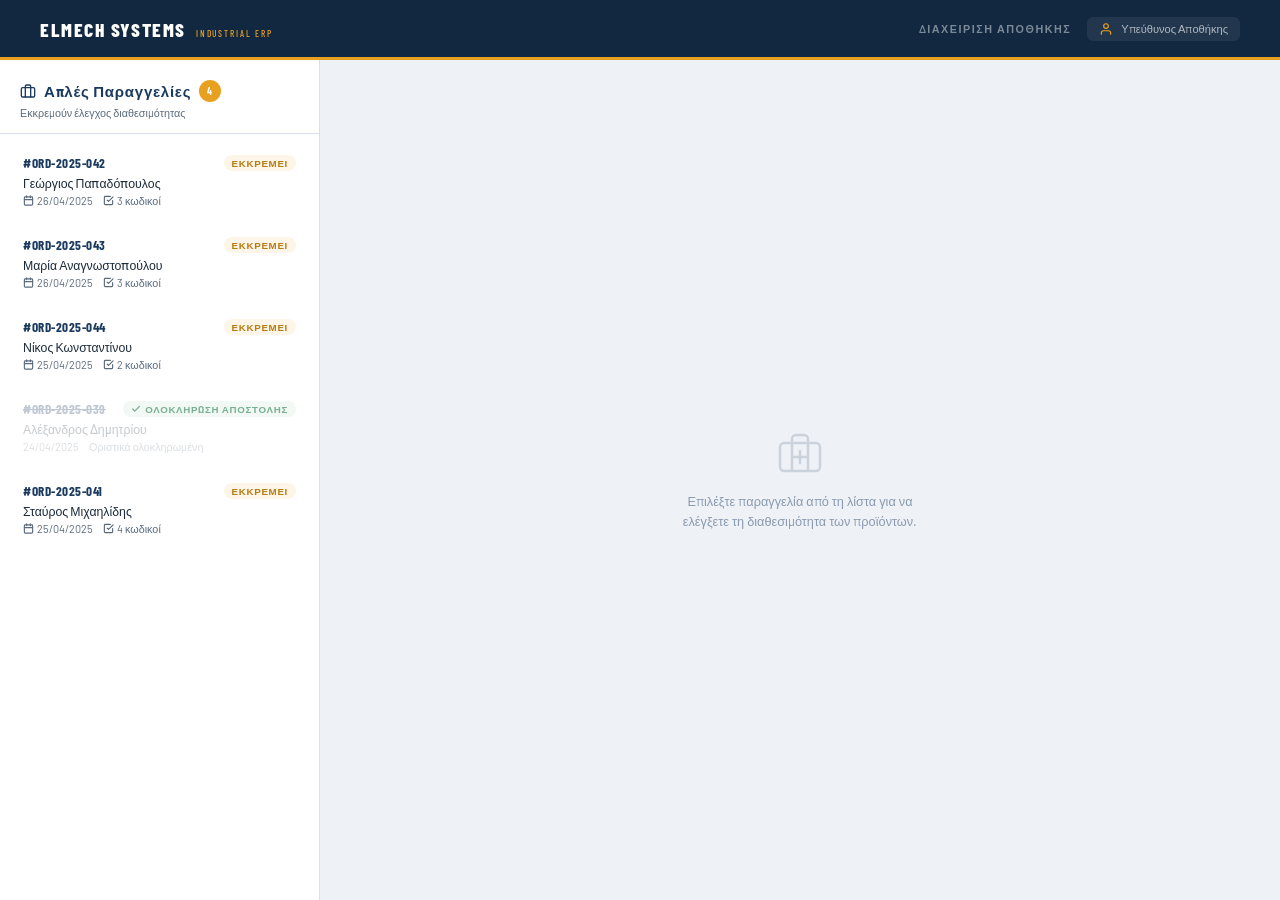
<file: apothiki.html>
<!DOCTYPE html>
<html lang="el">
<head>
  <meta charset="UTF-8" />
  <meta name="viewport" content="width=device-width, initial-scale=1.0" />
  <title>Διαχείριση Αποθήκης — ELMECH SYSTEMS</title>
  <link rel="preconnect" href="https://fonts.googleapis.com" />
  <link rel="preconnect" href="https://fonts.gstatic.com" crossorigin />
  <link href="https://fonts.googleapis.com/css2?family=Barlow+Condensed:wght@400;600;700;800&family=Barlow:wght@300;400;500;600&display=swap" rel="stylesheet" />
  <style>
    :root {
      --navy:       #1a3a5f;
      --navy-dark:  #112840;
      --navy-mid:   #254e80;
      --navy-light: #3a6fa8;
      --accent:     #e8a020;
      --accent-dim: #b87d12;
      --accent-bg:  rgba(232,160,32,.1);
      --danger:     #c0392b;
      --danger-bg:  #fdf0ee;
      --success:    #1e7e4a;
      --success-bg: #eaf5ee;
      --warn:       #b87d12;
      --warn-bg:    #fff8ec;
      --grey-bg:    #eef1f5;
      --grey-bdr:   #d8dfe8;
      --grey-mid:   #8a9ab0;
      --white:      #ffffff;
      --txt:        #1c2b3a;
      --txt-soft:   #5a6b7c;
      --r:          6px;
      --sh-sm:      0 1px 4px rgba(26,58,95,.1);
      --sh-md:      0 6px 24px rgba(26,58,95,.13);
      --t:          .22s ease;
    }
    *, *::before, *::after { box-sizing: border-box; margin: 0; padding: 0; }
    html { font-size: 15px; }
    body {
      font-family: 'Barlow', sans-serif;
      background: var(--grey-bg);
      color: var(--txt);
      min-height: 100vh;
      display: flex;
      flex-direction: column;
    }

    /* ── Top Bar ── */
    .topbar {
      background: var(--navy-dark);
      border-bottom: 3px solid var(--accent);
      padding: 0 40px;
      height: 60px;
      display: flex;
      align-items: center;
      gap: 16px;
      flex-shrink: 0;
    }
    .logo {
      font-family: 'Barlow Condensed', sans-serif;
      font-size: 1.3rem;
      font-weight: 800;
      letter-spacing: .08em;
      color: var(--white);
      display: flex;
      align-items: baseline;
      gap: 10px;
    }
    .logo em {
      font-style: normal;
      font-size: .62rem;
      font-weight: 500;
      letter-spacing: .2em;
      color: var(--accent);
      text-transform: uppercase;
    }
    .topbar-module {
      margin-left: auto;
      font-size: .72rem;
      font-weight: 600;
      letter-spacing: .14em;
      text-transform: uppercase;
      color: rgba(255,255,255,.45);
    }
    .topbar-user {
      display: flex;
      align-items: center;
      gap: 8px;
      padding: 5px 12px;
      border-radius: var(--r);
      background: rgba(255,255,255,.07);
      font-size: .74rem;
      color: rgba(255,255,255,.65);
    }
    .topbar-user svg { color: var(--accent); }

    /* ── Layout ── */
    .layout {
      flex: 1;
      display: grid;
      grid-template-columns: 320px 1fr;
      gap: 0;
      min-height: 0;
    }

    /* ── Sidebar ── */
    .sidebar {
      background: var(--white);
      border-right: 1px solid var(--grey-bdr);
      display: flex;
      flex-direction: column;
      min-height: calc(100vh - 63px);
    }
    .sidebar-header {
      padding: 20px 20px 14px;
      border-bottom: 1px solid var(--grey-bdr);
    }
    .sidebar-header h3 {
      font-family: 'Barlow Condensed', sans-serif;
      font-size: 1rem;
      font-weight: 700;
      letter-spacing: .05em;
      color: var(--navy);
      display: flex;
      align-items: center;
      gap: 8px;
    }
    .sidebar-header p {
      font-size: .72rem;
      color: var(--txt-soft);
      margin-top: 4px;
    }
    .badge-count {
      display: inline-flex;
      align-items: center;
      justify-content: center;
      width: 22px;
      height: 22px;
      border-radius: 50%;
      background: var(--accent);
      color: var(--white);
      font-size: .68rem;
      font-weight: 700;
    }
    .order-list {
      flex: 1;
      overflow-y: auto;
      padding: 8px;
    }
    .order-item {
      padding: 12px 14px;
      border-radius: var(--r);
      cursor: pointer;
      border: 1.5px solid transparent;
      transition: all var(--t);
      margin-bottom: 4px;
    }
    .order-item:hover { background: var(--grey-bg); border-color: var(--grey-bdr); }
    .order-item.selected { background: rgba(26,58,95,.06); border-color: var(--navy-light); }
    .order-item.done { opacity: .6; }
    .oi-top {
      display: flex;
      align-items: center;
      justify-content: space-between;
      margin-bottom: 5px;
    }
    .oi-id {
      font-family: 'Barlow Condensed', sans-serif;
      font-size: .88rem;
      font-weight: 700;
      color: var(--navy);
      letter-spacing: .04em;
    }
    .oi-status {
      font-size: .65rem;
      font-weight: 700;
      letter-spacing: .07em;
      text-transform: uppercase;
      padding: 2px 8px;
      border-radius: 20px;
    }
    .status-pending   { background: var(--accent-bg);  color: var(--accent-dim); }
    .status-done      { background: var(--success-bg); color: var(--success); }
    .status-error     { background: var(--danger-bg);  color: var(--danger); }
    .oi-customer {
      font-size: .82rem;
      font-weight: 500;
      color: var(--txt);
    }
    .oi-meta {
      font-size: .72rem;
      color: var(--txt-soft);
      margin-top: 3px;
      display: flex;
      gap: 10px;
    }
    .oi-meta span {
      display: flex;
      align-items: center;
      gap: 3px;
    }

    /* ── Main Content ── */
    .main { display: flex; flex-direction: column; }
    .main-empty {
      flex: 1;
      display: flex;
      flex-direction: column;
      align-items: center;
      justify-content: center;
      gap: 14px;
      color: var(--grey-mid);
      padding: 40px;
    }
    .main-empty svg { width: 48px; height: 48px; opacity: .35; }
    .main-empty p {
      font-size: .85rem;
      text-align: center;
      max-width: 260px;
      line-height: 1.6;
    }

    /* ── Detail Header ── */
    .detail-header {
      padding: 20px 28px 16px;
      background: var(--white);
      border-bottom: 1px solid var(--grey-bdr);
      display: flex;
      align-items: flex-start;
      gap: 16px;
    }
    .dh-icon {
      width: 44px;
      height: 44px;
      border-radius: var(--r);
      background: rgba(26,58,95,.07);
      display: flex;
      align-items: center;
      justify-content: center;
      color: var(--navy);
      flex-shrink: 0;
    }
    .dh-info h2 {
      font-family: 'Barlow Condensed', sans-serif;
      font-size: 1.15rem;
      font-weight: 700;
      color: var(--navy);
      letter-spacing: .03em;
    }
    .dh-info p { font-size: .77rem; color: var(--txt-soft); margin-top: 3px; }
    .dh-badges { display: flex; gap: 8px; margin-top: 6px; flex-wrap: wrap; }
    .dh-badge {
      font-size: .67rem;
      font-weight: 700;
      letter-spacing: .07em;
      text-transform: uppercase;
      padding: 3px 10px;
      border-radius: 20px;
    }
    .badge-simple { background: rgba(26,58,95,.09); color: var(--navy); }
    .badge-date   { background: var(--grey-bg); color: var(--txt-soft); }
    .badge-items  { background: var(--accent-bg); color: var(--accent-dim); }
    .dh-actions { margin-left: auto; display: flex; gap: 8px; align-items: flex-start; }

    /* ── Customer Card ── */
    .customer-bar {
      margin: 16px 28px;
      padding: 14px 18px;
      background: var(--grey-bg);
      border: 1px solid var(--grey-bdr);
      border-radius: var(--r);
      display: flex;
      gap: 28px;
      flex-wrap: wrap;
    }
    .cb-field { display: flex; flex-direction: column; gap: 2px; }
    .cb-lbl { font-size: .67rem; font-weight: 700; letter-spacing: .09em; text-transform: uppercase; color: var(--grey-mid); }
    .cb-val { font-size: .86rem; font-weight: 500; color: var(--txt); }

    /* ── Products Table ── */
    .products-section {
      padding: 0 28px 12px;
    }
    .section-title {
      font-family: 'Barlow Condensed', sans-serif;
      font-size: .82rem;
      font-weight: 700;
      letter-spacing: .1em;
      text-transform: uppercase;
      color: var(--navy);
      margin-bottom: 12px;
      display: flex;
      align-items: center;
      gap: 8px;
    }
    .section-title::after {
      content: '';
      flex: 1;
      height: 1px;
      background: var(--grey-bdr);
    }

    /* ── Product Row ── */
    .prod-rows { display: flex; flex-direction: column; gap: 8px; }
    .prod-row {
      display: grid;
      grid-template-columns: 36px 1fr 80px 1fr 34px;
      gap: 10px;
      align-items: center;
      padding: 12px 14px;
      background: var(--white);
      border: 1.5px solid var(--grey-bdr);
      border-radius: var(--r);
      transition: border-color var(--t);
    }
    .prod-row.avail  { border-left: 3px solid var(--success); background: var(--success-bg); }
    .prod-row.short  { border-left: 3px solid var(--danger);  background: var(--danger-bg); }
    .prod-row.invalid { border-left: 3px solid var(--accent);  background: var(--warn-bg); }
    .pr-num {
      font-family: 'Barlow Condensed', sans-serif;
      font-size: .78rem;
      font-weight: 700;
      color: var(--grey-mid);
      text-align: center;
    }
    .pr-code { font-family: 'Barlow Condensed', sans-serif; font-size: .95rem; font-weight: 700; color: var(--navy); letter-spacing: .04em; }
    .pr-code small { display: block; font-family: 'Barlow', sans-serif; font-size: .72rem; font-weight: 400; color: var(--txt-soft); letter-spacing: 0; margin-top: 1px; }
    .pr-qty {
      font-size: .82rem;
      color: var(--txt);
      text-align: center;
    }
    .pr-qty span { font-weight: 600; color: var(--navy); }
    .avail-btns { display: flex; gap: 5px; flex-wrap: wrap; }
    .av-btn {
      padding: 5px 10px;
      border-radius: 20px;
      font-family: 'Barlow Condensed', sans-serif;
      font-size: .72rem;
      font-weight: 700;
      letter-spacing: .05em;
      text-transform: uppercase;
      cursor: pointer;
      border: 1.5px solid var(--grey-bdr);
      background: var(--white);
      color: var(--txt-soft);
      transition: all var(--t);
    }
    .av-btn:hover { transform: translateY(-1px); }
    .av-btn.active-avail { background: var(--success); border-color: var(--success); color: var(--white); }
    .av-btn.active-short { background: var(--danger);  border-color: var(--danger);  color: var(--white); }
    .av-btn.active-invalid { background: var(--accent); border-color: var(--accent); color: var(--white); }
    .av-btn:not(.active-avail):not(.active-short):not(.active-invalid):hover.btn-avail  { border-color: var(--success); color: var(--success); }
    .av-btn:not(.active-avail):not(.active-short):not(.active-invalid):hover.btn-short  { border-color: var(--danger);  color: var(--danger); }
    .av-btn:not(.active-avail):not(.active-short):not(.active-invalid):hover.btn-invalid { border-color: var(--accent); color: var(--accent-dim); }
    .pr-status-icon { display: flex; align-items: center; justify-content: center; }
    .icon-avail  { color: var(--success); }
    .icon-short  { color: var(--danger); }
    .icon-invalid { color: var(--accent-dim); }
    .icon-none   { color: var(--grey-bdr); }

    /* ── Σύνοψη Progress Bar ── */
    .progress-bar-wrap {
      margin: 12px 28px 0;
      background: var(--grey-bg);
      border: 1px solid var(--grey-bdr);
      border-radius: var(--r);
      padding: 12px 16px;
    }
    .pb-labels {
      display: flex;
      justify-content: space-between;
      font-size: .72rem;
      color: var(--txt-soft);
      margin-bottom: 8px;
    }
    .pb-track {
      height: 7px;
      background: var(--grey-bdr);
      border-radius: 4px;
      overflow: hidden;
      display: flex;
    }
    .pb-avail { background: var(--success); height: 100%; transition: width var(--t); }
    .pb-short { background: var(--danger);  height: 100%; transition: width var(--t); }
    .pb-legend { display: flex; gap: 14px; margin-top: 8px; flex-wrap: wrap; }
    .pb-leg-item { display: flex; align-items: center; gap: 5px; font-size: .71rem; color: var(--txt-soft); }
    .pb-dot { width: 8px; height: 8px; border-radius: 50%; }

    /* ── Action Bar ── */
    .action-bar {
      padding: 16px 28px;
      border-top: 1px solid var(--grey-bdr);
      background: var(--white);
      display: flex;
      align-items: center;
      gap: 10px;
      flex-wrap: wrap;
      margin-top: auto;
    }
    .action-hint { font-size: .76rem; color: var(--txt-soft); flex: 1; min-width: 180px; }
    .btn {
      display: inline-flex;
      align-items: center;
      gap: 8px;
      padding: 10px 20px;
      border-radius: var(--r);
      font-family: 'Barlow Condensed', sans-serif;
      font-size: .92rem;
      font-weight: 700;
      letter-spacing: .06em;
      text-transform: uppercase;
      cursor: pointer;
      border: none;
      transition: all var(--t);
    }
    .btn-ghost  { background: transparent; color: var(--txt-soft); border: 1.5px solid var(--grey-bdr); }
    .btn-ghost:hover { background: var(--grey-bg); border-color: var(--grey-mid); }
    .btn-navy   { background: var(--navy); color: var(--white); }
    .btn-navy:hover  { background: var(--navy-mid); box-shadow: 0 4px 14px rgba(26,58,95,.28); transform: translateY(-1px); }
    .btn-navy:disabled { opacity: .4; cursor: not-allowed; transform: none; box-shadow: none; }
    .btn-success { background: var(--success); color: var(--white); }
    .btn-success:hover { filter: brightness(1.05); box-shadow: 0 4px 14px rgba(30,126,74,.3); transform: translateY(-1px); }
    .btn-danger { background: var(--danger); color: var(--white); }
    .btn-danger:hover { filter: brightness(1.05); }

    /* ── Result Screen ── */
    .result-screen { padding: 24px 28px; display: none; flex-direction: column; gap: 20px; }
    .result-screen.visible { display: flex; }
    .rs-head {
      display: flex;
      align-items: center;
      gap: 14px;
      padding: 16px 20px;
      border-radius: var(--r);
      background: var(--success-bg);
      border: 1px solid rgba(30,126,74,.2);
    }
    .rs-ok-icon {
      width: 44px; height: 44px;
      border-radius: 50%;
      background: var(--success);
      color: var(--white);
      display: flex; align-items: center; justify-content: center;
      flex-shrink: 0;
    }
    .rs-head-txt h3 {
      font-family: 'Barlow Condensed', sans-serif;
      font-size: 1.1rem;
      font-weight: 700;
      color: var(--success);
    }
    .rs-head-txt p { font-size: .78rem; color: var(--txt-soft); margin-top: 2px; }
    .rs-lists { display: grid; grid-template-columns: 1fr 1fr; gap: 16px; }
    .rs-list {
      border-radius: var(--r);
      border: 1.5px solid var(--grey-bdr);
      overflow: hidden;
    }
    .rs-list-header {
      padding: 10px 14px;
      font-family: 'Barlow Condensed', sans-serif;
      font-size: .82rem;
      font-weight: 700;
      letter-spacing: .06em;
      text-transform: uppercase;
      display: flex;
      align-items: center;
      gap: 8px;
    }
    .rs-list.avail-list .rs-list-header { background: var(--success-bg); color: var(--success); border-bottom: 1px solid rgba(30,126,74,.2); }
    .rs-list.short-list .rs-list-header { background: var(--danger-bg);  color: var(--danger);  border-bottom: 1px solid rgba(192,57,43,.2); }
    .rs-list-items { padding: 10px 14px; display: flex; flex-direction: column; gap: 7px; }
    .rs-item { display: flex; justify-content: space-between; align-items: center; font-size: .82rem; }
    .rs-code { font-family: 'Barlow Condensed', sans-serif; font-weight: 700; color: var(--navy); letter-spacing: .03em; }
    .rs-qty  { font-size: .76rem; color: var(--txt-soft); }
    .rs-empty { font-size: .78rem; color: var(--grey-mid); font-style: italic; padding: 6px 0; }
    .rs-notify {
      padding: 13px 16px;
      border-radius: var(--r);
      background: var(--accent-bg);
      border: 1px solid rgba(232,160,32,.3);
      display: flex;
      align-items: center;
      gap: 10px;
      font-size: .8rem;
      color: var(--accent-dim);
      font-weight: 500;
    }
    .rs-invalid-block {
      padding: 12px 16px;
      border-radius: var(--r);
      background: var(--warn-bg);
      border: 1px solid rgba(184,125,18,.3);
      font-size: .8rem;
      color: var(--warn);
    }
    .rs-invalid-block strong { font-family: 'Barlow Condensed', sans-serif; font-size: .85rem; letter-spacing: .04em; }

    /* ── Error toast ── */
    .toast {
      position: fixed;
      bottom: 24px;
      right: 24px;
      background: var(--danger);
      color: white;
      padding: 12px 18px;
      border-radius: var(--r);
      font-size: .82rem;
      font-weight: 500;
      box-shadow: var(--sh-md);
      display: none;
      z-index: 100;
      animation: slideIn .25s ease;
    }
    @keyframes slideIn { from { opacity:0; transform:translateY(10px); } to { opacity:1; transform:translateY(0); } }

    @media (max-width: 860px) {
      .layout { grid-template-columns: 1fr; }
      .sidebar { min-height: unset; max-height: 260px; }
      .rs-lists { grid-template-columns: 1fr; }
    }
  </style>
</head>
<body>

<!-- Top Bar -->
<header class="topbar">
  <div class="logo">ELMECH SYSTEMS <em>Industrial ERP</em></div>
  <div class="topbar-module">Διαχείριση Αποθήκης</div>
  <div class="topbar-user">
    <svg width="14" height="14" viewBox="0 0 24 24" fill="none" stroke="currentColor" stroke-width="2" stroke-linecap="round" stroke-linejoin="round"><path d="M20 21v-2a4 4 0 00-4-4H8a4 4 0 00-4 4v2"/><circle cx="12" cy="7" r="4"/></svg>
    Υπεύθυνος Αποθήκης
  </div>
</header>

<div class="layout">

  <!-- ── Sidebar: Order List ── -->
  <aside class="sidebar">
    <div class="sidebar-header">
      <h3>
        <svg width="16" height="16" viewBox="0 0 24 24" fill="none" stroke="currentColor" stroke-width="2" stroke-linecap="round" stroke-linejoin="round"><rect x="2" y="7" width="20" height="14" rx="2"/><path d="M16 21V5a2 2 0 00-2-2h-4a2 2 0 00-2 2v16"/></svg>
        Απλές Παραγγελίες
        <span class="badge-count" id="pendingCount">5</span>
      </h3>
      <p>Εκκρεμούν έλεγχος διαθεσιμότητας</p>
    </div>
    <div class="order-list" id="orderList"></div>
  </aside>

  <!-- ── Main Panel ── -->
  <main class="main" id="mainPanel">

    <!-- Empty state -->
    <div class="main-empty" id="emptyState">
      <svg viewBox="0 0 24 24" fill="none" stroke="currentColor" stroke-width="1.2" stroke-linecap="round" stroke-linejoin="round">
        <rect x="2" y="7" width="20" height="14" rx="2"/><path d="M16 21V5a2 2 0 00-2-2h-4a2 2 0 00-2 2v16"/>
        <line x1="12" y1="11" x2="12" y2="17"/><line x1="9" y1="14" x2="15" y2="14"/>
      </svg>
      <p>Επιλέξτε παραγγελία από τη λίστα για να ελέγξετε τη διαθεσιμότητα των προϊόντων.</p>
    </div>

    <!-- Detail content (hidden until order selected) -->
    <div id="detailContent" style="display:none; flex:1; display:none; flex-direction:column;">

      <!-- Detail Header -->
      <div class="detail-header">
        <div class="dh-icon">
          <svg width="20" height="20" viewBox="0 0 24 24" fill="none" stroke="currentColor" stroke-width="2" stroke-linecap="round" stroke-linejoin="round"><rect x="2" y="7" width="20" height="14" rx="2"/><path d="M16 21V5a2 2 0 00-2-2h-4a2 2 0 00-2 2v16"/></svg>
        </div>
        <div class="dh-info">
          <h2 id="dOrderId">—</h2>
          <p id="dOrderDate">—</p>
          <div class="dh-badges">
            <span class="dh-badge badge-simple">Απλή Παραγγελία → Αποθήκη</span>
            <span class="dh-badge badge-items" id="dItemCount">—</span>
          </div>
        </div>
        <div class="dh-actions">
          <button class="btn btn-ghost" onclick="cancelCheck()" title="Ακύρωση ελέγχου">
            <svg width="13" height="13" viewBox="0 0 24 24" fill="none" stroke="currentColor" stroke-width="2.5" stroke-linecap="round" stroke-linejoin="round"><line x1="18" y1="6" x2="6" y2="18"/><line x1="6" y1="6" x2="18" y2="18"/></svg>
            Ακύρωση
          </button>
        </div>
      </div>

      <!-- Customer Info Bar -->
      <div class="customer-bar">
        <div class="cb-field">
          <span class="cb-lbl">Πελάτης</span>
          <span class="cb-val" id="dCustomer">—</span>
        </div>
        <div class="cb-field">
          <span class="cb-lbl">Τηλέφωνο</span>
          <span class="cb-val" id="dPhone">—</span>
        </div>
        <div class="cb-field">
          <span class="cb-lbl">Διεύθυνση</span>
          <span class="cb-val" id="dAddress">—</span>
        </div>
        <div class="cb-field">
          <span class="cb-lbl">Τεμάχια</span>
          <span class="cb-val" id="dTotalQty">—</span>
        </div>
      </div>

      <!-- Progress summary -->
      <div class="progress-bar-wrap">
        <div class="pb-labels">
          <span>Πρόοδος ελέγχου</span>
          <span id="pbProgress">0 / 0 προϊόντα ελεγμένα</span>
        </div>
        <div class="pb-track">
          <div class="pb-avail" id="pbAvail" style="width:0%"></div>
          <div class="pb-short" id="pbShort" style="width:0%"></div>
        </div>
        <div class="pb-legend">
          <div class="pb-leg-item"><div class="pb-dot" style="background:var(--success)"></div> Διαθέσιμο</div>
          <div class="pb-leg-item"><div class="pb-dot" style="background:var(--danger)"></div> Σε έλλειψη</div>
          <div class="pb-leg-item"><div class="pb-dot" style="background:var(--accent)"></div> Μη έγκυρος κωδικός</div>
          <div class="pb-leg-item"><div class="pb-dot" style="background:var(--grey-bdr)"></div> Εκκρεμεί</div>
        </div>
      </div>

      <!-- Products Section -->
      <div class="products-section" style="padding-top:16px;">
        <div class="section-title">
          <svg width="14" height="14" viewBox="0 0 24 24" fill="none" stroke="currentColor" stroke-width="2" stroke-linecap="round" stroke-linejoin="round"><polyline points="9 11 12 14 22 4"/><path d="M21 12v7a2 2 0 01-2 2H5a2 2 0 01-2-2V5a2 2 0 012-2h11"/></svg>
          Κατάλογος Προϊόντων — Έλεγχος Διαθεσιμότητας
        </div>
        <div class="prod-rows" id="prodRows"></div>
      </div>

      <!-- Result Screen (shown after confirmation) -->
      <div class="result-screen" id="resultScreen">
        <div class="rs-head">
          <div class="rs-ok-icon">
            <svg width="22" height="22" viewBox="0 0 24 24" fill="none" stroke="currentColor" stroke-width="2.8" stroke-linecap="round" stroke-linejoin="round"><polyline points="20 6 9 17 4 12"/></svg>
          </div>
          <div class="rs-head-txt">
            <h3>Διαθεσιμότητα Επιβεβαιώθηκε</h3>
            <p id="rsHeadSub">Ο έλεγχος ολοκληρώθηκε. Οι λίστες δημιουργήθηκαν.</p>
          </div>
        </div>

        <div class="rs-lists">
          <div class="rs-list avail-list">
            <div class="rs-list-header">
              <svg width="14" height="14" viewBox="0 0 24 24" fill="none" stroke="currentColor" stroke-width="2.5" stroke-linecap="round" stroke-linejoin="round"><polyline points="20 6 9 17 4 12"/></svg>
              Εγκεκριμένα (Διαθέσιμα)
            </div>
            <div class="rs-list-items" id="rsAvailList"></div>
          </div>
          <div class="rs-list short-list">
            <div class="rs-list-header">
              <svg width="14" height="14" viewBox="0 0 24 24" fill="none" stroke="currentColor" stroke-width="2.5" stroke-linecap="round" stroke-linejoin="round"><circle cx="12" cy="12" r="10"/><line x1="12" y1="8" x2="12" y2="12"/><line x1="12" y1="16" x2="12.01" y2="16"/></svg>
              Μη Εγκεκριμένα (Έλλειψη)
            </div>
            <div class="rs-list-items" id="rsShortList"></div>
          </div>
        </div>

        <div class="rs-notify" id="rsNotify" style="display:none">
          <svg width="16" height="16" viewBox="0 0 24 24" fill="none" stroke="currentColor" stroke-width="2" stroke-linecap="round" stroke-linejoin="round"><path d="M22 16.92v3a2 2 0 01-2.18 2 19.79 19.79 0 01-8.63-3.07A19.5 19.5 0 013.07 9.81a19.79 19.79 0 01-3.07-8.72A2 2 0 012.18 1h3a2 2 0 012 1.72c.127.96.361 1.903.7 2.81a2 2 0 01-.45 2.11L6.91 8.1a16 16 0 006 6l.62-.62a2 2 0 012.11-.45c.907.339 1.85.573 2.81.7A2 2 0 0122 15.92z"/></svg>
          <span id="rsNotifyTxt"></span>
        </div>

        <div class="rs-invalid-block" id="rsInvalidBlock" style="display:none">
          <strong>⚠ Μη έγκυροι κωδικοί — Ειδοποίηση Ιδιοκτήτη</strong>
          <p style="margin-top:5px;" id="rsInvalidList"></p>
        </div>
      </div>

      <!-- Action Bar -->
      <div class="action-bar" id="actionBar">
        <span class="action-hint" id="actionHint">Ελέγξτε τη διαθεσιμότητα κάθε προϊόντος και επιβεβαιώστε.</span>
        <button class="btn btn-ghost" onclick="cancelCheck()">
          <svg width="13" height="13" viewBox="0 0 24 24" fill="none" stroke="currentColor" stroke-width="2.5" stroke-linecap="round" stroke-linejoin="round"><line x1="18" y1="6" x2="6" y2="18"/><line x1="6" y1="6" x2="18" y2="18"/></svg>
          Ακύρωση
        </button>
        <button class="btn btn-navy" id="confirmBtn" onclick="confirmAvailability()" disabled>
          <svg width="14" height="14" viewBox="0 0 24 24" fill="none" stroke="currentColor" stroke-width="2.2" stroke-linecap="round" stroke-linejoin="round"><polyline points="9 11 12 14 22 4"/><path d="M21 12v7a2 2 0 01-2 2H5a2 2 0 01-2-2V5a2 2 0 012-2h11"/></svg>
          Επιβεβαίωση Διαθεσιμότητας
        </button>
      </div>

    </div>

  </main>
</div>

<!-- Toast -->
<div class="toast" id="toast"></div>

<script>
  /* ── Sample Data: Απλές Παραγγελίες (from orders module) ── */
  const ORDERS = [
    {
      id: '#ORD-2025-042', date: '26/04/2025', customer: 'Γεώργιος Παπαδόπουλος',
      phone: '210 123 4567', address: 'Λεωφ. Αθηνών 45, Αθήνα',
      status: 'pending',
      products: [
        { code: 'GRU-CM5-6-A',  desc: 'Αντλία Φυγόκεντρος 5.5kW',  qty: 2 },
        { code: 'GRU-CM2-4-B',  desc: 'Αντλία Νερού 2.2kW',         qty: 1 },
        { code: 'FIL-WF80-SS',  desc: 'Φίλτρο Νερού Inox 80mm',      qty: 3 },
      ]
    },
    {
      id: '#ORD-2025-043', date: '26/04/2025', customer: 'Μαρία Αναγνωστοπούλου',
      phone: '2310 456 789', address: 'Εγνατία 12, Θεσσαλονίκη',
      status: 'pending',
      products: [
        { code: 'PMP-DW3-KIT', desc: 'Αντλία Βαθιάς Γεώτρησης 3"',  qty: 1 },
        { code: 'CAB-PVC-25M', desc: 'Καλώδιο PVC 25μ',              qty: 2 },
        { code: 'XXT-NONEXIST', desc: 'Τμήμα Σύνδεσης (ανύπαρκτος)', qty: 1 },
      ]
    },
    {
      id: '#ORD-2025-044', date: '25/04/2025', customer: 'Νίκος Κωνσταντίνου',
      phone: '2610 321 654', address: 'Κορίνθου 8, Πάτρα',
      status: 'pending',
      products: [
        { code: 'GRU-CM5-6-A',  desc: 'Αντλία Φυγόκεντρος 5.5kW',  qty: 4 },
        { code: 'VLV-GATE-DN50', desc: 'Βάνα Gate DN50',              qty: 4 },
      ]
    },
    {
      id: '#ORD-2025-039', date: '24/04/2025', customer: 'Αλέξανδρος Δημητρίου',
      phone: '2410 789 012', address: 'Ολύμπου 3, Λάρισα',
      status: 'done',
      products: [
        { code: 'PMP-SB2-250',  desc: 'Αντλία Υποβρύχιος 2.5kW',    qty: 1 },
        { code: 'CAB-PVC-25M',  desc: 'Καλώδιο PVC 25μ',             qty: 3 },
      ]
    },
    {
      id: '#ORD-2025-041', date: '25/04/2025', customer: 'Σταύρος Μιχαηλίδης',
      phone: '25310 55 123', address: 'Βενιζέλου 22, Αλεξανδρούπολη',
      status: 'pending',
      products: [
        { code: 'FIL-WF80-SS',  desc: 'Φίλτρο Νερού Inox 80mm',      qty: 5 },
        { code: 'GRU-CM2-4-B',  desc: 'Αντλία Νερού 2.2kW',          qty: 2 },
        { code: 'VLV-GATE-DN50', desc: 'Βάνα Gate DN50',              qty: 6 },
        { code: 'PMP-DW3-KIT',  desc: 'Αντλία Βαθιάς Γεώτρησης 3"',  qty: 1 },
      ]
    },
  ];

  /* ── State ── */
  let selectedOrderIdx = null;
  let productStates = [];   // 'none' | 'avail' | 'short' | 'invalid'
  let confirmed = false;
  let savedStates = {};     // save states per order id

  /* ── Init ── */
  function init() {
    renderOrderList();
  }

  function renderOrderList() {
    const list = document.getElementById('orderList');
    const pending = ORDERS.filter(o => o.status === 'pending').length;
    document.getElementById('pendingCount').textContent = pending;

    list.innerHTML = '';
    ORDERS.forEach((o, i) => {
      const isDone = o.status === 'done';
      const div = document.createElement('div');
      div.className = 'order-item' + (isDone ? ' done' : '') + (!isDone && selectedOrderIdx === i ? ' selected' : '');
      if (isDone) {
        div.style.cursor = 'not-allowed';
        div.style.pointerEvents = 'none';
      } else {
        div.onclick = () => selectOrder(i);
      }
      const itemCount = o.products.length;
      if (isDone) {
        div.innerHTML = `
          <div class="oi-top">
            <span class="oi-id" style="text-decoration:line-through;opacity:.45">${o.id}</span>
            <span class="oi-status status-done" style="display:flex;align-items:center;gap:4px">
              <svg width="10" height="10" viewBox="0 0 24 24" fill="none" stroke="currentColor" stroke-width="3" stroke-linecap="round" stroke-linejoin="round"><polyline points="20 6 9 17 4 12"/></svg>
              Ολοκλήρωση Αποστολής
            </span>
          </div>
          <div class="oi-customer" style="opacity:.4">${o.customer}</div>
          <div class="oi-meta" style="opacity:.35">
            <span>${o.date}</span>
            <span>Οριστικά ολοκληρωμένη</span>
          </div>`;
      } else {
        div.innerHTML = `
          <div class="oi-top">
            <span class="oi-id">${o.id}</span>
            <span class="oi-status status-pending">Εκκρεμεί</span>
          </div>
          <div class="oi-customer">${o.customer}</div>
          <div class="oi-meta">
            <span>
              <svg width="11" height="11" viewBox="0 0 24 24" fill="none" stroke="currentColor" stroke-width="2.5" stroke-linecap="round" stroke-linejoin="round"><rect x="3" y="4" width="18" height="18" rx="2"/><line x1="16" y1="2" x2="16" y2="6"/><line x1="8" y1="2" x2="8" y2="6"/><line x1="3" y1="10" x2="21" y2="10"/></svg>
              ${o.date}
            </span>
            <span>
              <svg width="11" height="11" viewBox="0 0 24 24" fill="none" stroke="currentColor" stroke-width="2.5" stroke-linecap="round" stroke-linejoin="round"><polyline points="9 11 12 14 22 4"/><path d="M21 12v7a2 2 0 01-2 2H5a2 2 0 01-2-2V5a2 2 0 012-2h11"/></svg>
              ${itemCount} κωδικοί
            </span>
          </div>`;
      }
      list.appendChild(div);
    });
  }

  function selectOrder(idx) {
    selectedOrderIdx = idx;
    confirmed = false;
    const order = ORDERS[idx];

    // Restore saved states if any
    if (savedStates[order.id]) {
      productStates = [...savedStates[order.id]];
    } else {
      productStates = order.products.map(() => 'none');
    }

    renderOrderList();
    renderDetail(order);
  }

  function renderDetail(order) {
    document.getElementById('emptyState').style.display = 'none';
    const dc = document.getElementById('detailContent');
    dc.style.display = 'flex';

    document.getElementById('dOrderId').textContent = order.id;
    document.getElementById('dOrderDate').textContent = 'Ημερομηνία: ' + order.date + ' · Τμήμα Πωλήσεων → Αποθήκη';
    document.getElementById('dItemCount').textContent = order.products.length + ' κωδικοί';
    document.getElementById('dCustomer').textContent = order.customer;
    document.getElementById('dPhone').textContent = order.phone;
    document.getElementById('dAddress').textContent = order.address || '—';
    const totalQty = order.products.reduce((s, p) => s + p.qty, 0);
    document.getElementById('dTotalQty').textContent = totalQty + ' τεμ.';

    // Hide result, show product rows
    document.getElementById('resultScreen').classList.remove('visible');
    document.getElementById('resultScreen').style.display = 'none';
    document.getElementById('prodRows').style.display = '';
    document.querySelector('.products-section').style.display = '';
    document.querySelector('.progress-bar-wrap').style.display = '';

    // Always restore action bar to its original state
    const bar = document.getElementById('actionBar');
    bar.style.display = '';
    bar.innerHTML = `
      <span class="action-hint" id="actionHint">Ελέγξτε τη διαθεσιμότητα κάθε προϊόντος και επιβεβαιώστε.</span>
      <button class="btn btn-ghost" onclick="cancelCheck()">
        <svg width="13" height="13" viewBox="0 0 24 24" fill="none" stroke="currentColor" stroke-width="2.5" stroke-linecap="round" stroke-linejoin="round"><line x1="18" y1="6" x2="6" y2="18"/><line x1="6" y1="6" x2="18" y2="18"/></svg>
        Ακύρωση
      </button>
      <button class="btn btn-navy" id="confirmBtn" onclick="confirmAvailability()" disabled>
        <svg width="14" height="14" viewBox="0 0 24 24" fill="none" stroke="currentColor" stroke-width="2.2" stroke-linecap="round" stroke-linejoin="round"><polyline points="9 11 12 14 22 4"/><path d="M21 12v7a2 2 0 01-2 2H5a2 2 0 01-2-2V5a2 2 0 012-2h11"/></svg>
        Επιβεβαίωση Διαθεσιμότητας
      </button>`;

    renderProducts(order);
    updateProgress(order);
    updateConfirmBtn();
  }

  function renderProducts(order) {
    const container = document.getElementById('prodRows');
    container.innerHTML = '';
    order.products.forEach((p, i) => {
      const state = productStates[i];
      let rowCls = '';
      if (state === 'avail')   rowCls = 'avail';
      if (state === 'short')   rowCls = 'short';
      if (state === 'invalid') rowCls = 'invalid';

      const iconAvail   = `<svg class="icon-avail"   width="18" height="18" viewBox="0 0 24 24" fill="none" stroke="currentColor" stroke-width="2.5" stroke-linecap="round" stroke-linejoin="round"><polyline points="20 6 9 17 4 12"/></svg>`;
      const iconShort   = `<svg class="icon-short"   width="18" height="18" viewBox="0 0 24 24" fill="none" stroke="currentColor" stroke-width="2.5" stroke-linecap="round" stroke-linejoin="round"><circle cx="12" cy="12" r="10"/><line x1="12" y1="8" x2="12" y2="12"/><line x1="12" y1="16" x2="12.01" y2="16"/></svg>`;
      const iconInvalid = `<svg class="icon-invalid" width="18" height="18" viewBox="0 0 24 24" fill="none" stroke="currentColor" stroke-width="2.5" stroke-linecap="round" stroke-linejoin="round"><path d="M10.29 3.86L1.82 18a2 2 0 001.71 3h16.94a2 2 0 001.71-3L13.71 3.86a2 2 0 00-3.42 0z"/><line x1="12" y1="9" x2="12" y2="13"/><line x1="12" y1="17" x2="12.01" y2="17"/></svg>`;
      const iconNone    = `<svg class="icon-none"    width="18" height="18" viewBox="0 0 24 24" fill="none" stroke="currentColor" stroke-width="1.5" stroke-linecap="round" stroke-linejoin="round"><circle cx="12" cy="12" r="10" stroke-dasharray="4 3"/></svg>`;

      let iconHtml = iconNone;
      if (state === 'avail')   iconHtml = iconAvail;
      if (state === 'short')   iconHtml = iconShort;
      if (state === 'invalid') iconHtml = iconInvalid;

      const row = document.createElement('div');
      row.className = 'prod-row' + (rowCls ? ' ' + rowCls : '');
      row.id = 'prodRow_' + i;
      row.innerHTML = `
        <div class="pr-num">${i + 1}</div>
        <div class="pr-code">${p.code}<small>${p.desc}</small></div>
        <div class="pr-qty"><span>${p.qty}</span> τεμ.</div>
        <div class="avail-btns">
          <button class="av-btn btn-avail ${state === 'avail' ? 'active-avail' : ''}" onclick="setAvail(${i},'avail')">
            ✓ Διαθέσιμο
          </button>
          <button class="av-btn btn-short ${state === 'short' ? 'active-short' : ''}" onclick="setAvail(${i},'short')">
            ! Έλλειψη
          </button>
          <button class="av-btn btn-invalid ${state === 'invalid' ? 'active-invalid' : ''}" onclick="setAvail(${i},'invalid')" title="Μη αναγνωρίσιμος κωδικός — ειδοποίηση ιδιοκτήτη">
            ? Μη έγκυρος
          </button>
        </div>
        <div class="pr-status-icon">${iconHtml}</div>`;
      container.appendChild(row);
    });
  }

  function setAvail(prodIdx, state) {
    // Toggle off if same
    if (productStates[prodIdx] === state) {
      productStates[prodIdx] = 'none';
    } else {
      productStates[prodIdx] = state;
    }
    const order = ORDERS[selectedOrderIdx];
    // Save progress
    savedStates[order.id] = [...productStates];
    renderProducts(order);
    updateProgress(order);
    updateConfirmBtn();
  }

  function updateProgress(order) {
    const total = order.products.length;
    const avail   = productStates.filter(s => s === 'avail').length;
    const short   = productStates.filter(s => s === 'short').length;
    const invalid = productStates.filter(s => s === 'invalid').length;
    const checked = avail + short + invalid;

    document.getElementById('pbProgress').textContent = checked + ' / ' + total + ' προϊόντα ελεγμένα';
    const pctAvail = (avail / total) * 100;
    const pctShort = (short / total) * 100;
    document.getElementById('pbAvail').style.width = pctAvail + '%';
    document.getElementById('pbShort').style.width = pctShort + '%';
  }

  function updateConfirmBtn() {
    const order = ORDERS[selectedOrderIdx];
    if (!order) return;
    const total = order.products.length;
    const checked = productStates.filter(s => s !== 'none').length;
    const allDone = checked === total;
    const btn = document.getElementById('confirmBtn');
    btn.disabled = !allDone;

    const hint = document.getElementById('actionHint');
    if (allDone) {
      hint.textContent = 'Όλα τα προϊόντα ελεγμένα. Μπορείτε να επιβεβαιώσετε τη διαθεσιμότητα.';
      hint.style.color = 'var(--success)';
    } else {
      const rem = total - checked;
      hint.textContent = 'Εκκρεμούν ' + rem + ' προϊόν' + (rem === 1 ? '' : 'τα') + ' προς έλεγχο.';
      hint.style.color = 'var(--txt-soft)';
    }
  }

  function confirmAvailability() {
    const order = ORDERS[selectedOrderIdx];
    const avail   = [];
    const shortage = [];
    const invalid = [];

    order.products.forEach((p, i) => {
      if (productStates[i] === 'avail')   avail.push(p);
      if (productStates[i] === 'short')   shortage.push(p);
      if (productStates[i] === 'invalid') invalid.push(p);
    });

    const hasShortage = shortage.length > 0;
    const hasInvalid  = invalid.length > 0;

    if (!hasShortage && !hasInvalid) {
      // ✅ Όλα διαθέσιμα → Ολοκληρωμένη
      ORDERS[selectedOrderIdx].status = 'done';
      confirmed = true;
    } else {
      // ⚠ Υπάρχουν εκκρεμότητες → παραμένει pending
      ORDERS[selectedOrderIdx].status = 'pending';
      confirmed = false;
    }

    // Hide product section, show result
    document.querySelector('.products-section').style.display = 'none';
    document.querySelector('.progress-bar-wrap').style.display = 'none';
    document.getElementById('actionBar').style.display = 'none';

    // Build result lists
    const rsAvail = document.getElementById('rsAvailList');
    const rsShort = document.getElementById('rsShortList');
    rsAvail.innerHTML = avail.length
      ? avail.map(p => `<div class="rs-item"><span class="rs-code">${p.code}</span><span class="rs-qty">${p.qty} τεμ.</span></div>`).join('')
      : '<div class="rs-empty">Κανένα διαθέσιμο προϊόν</div>';
    rsShort.innerHTML = shortage.length
      ? shortage.map(p => `<div class="rs-item"><span class="rs-code">${p.code}</span><span class="rs-qty">${p.qty} τεμ.</span></div>`).join('')
      : '<div class="rs-empty">Κανένα σε έλλειψη</div>';

    // Notification
    const notifyEl = document.getElementById('rsNotify');
    const notifyTxt = document.getElementById('rsNotifyTxt');
    if (shortage.length > 0) {
      notifyEl.style.display = 'flex';
      notifyTxt.textContent = 'Η λίστα ελλείψεων (' + shortage.length + ' κωδικοί) στάλθηκε στη Γραμματεία για επικοινωνία με Προμηθευτές.';
    } else {
      notifyEl.style.display = 'flex';
      notifyTxt.textContent = 'Η Γραμματεία ενημερώθηκε — όλα τα προϊόντα είναι διαθέσιμα. Η παραγγελία προχωρά σε παράδοση.';
    }

    // Invalid codes
    const invEl = document.getElementById('rsInvalidBlock');
    const invList = document.getElementById('rsInvalidList');
    if (invalid.length > 0) {
      invEl.style.display = 'block';
      invList.textContent = 'Κωδικοί: ' + invalid.map(p => p.code).join(', ') + ' — Ο ιδιοκτήτης έχει ειδοποιηθεί αυτόματα.';
    } else {
      invEl.style.display = 'none';
    }

    document.getElementById('rsHeadSub').textContent =
      order.id + ' — ' + avail.length + ' διαθέσιμα · ' + shortage.length + ' σε έλλειψη' + (invalid.length ? ' · ' + invalid.length + ' μη έγκυροι' : '');

    const rs = document.getElementById('resultScreen');
    rs.style.display = 'flex';
    rs.classList.add('visible');

    // Add a "new order" button to action bar
    const bar = document.getElementById('actionBar');
    bar.style.display = 'flex';
    bar.innerHTML = `
      <span class="action-hint" style="color:var(--success)">Η διαθεσιμότητα επιβεβαιώθηκε επιτυχώς.</span>
      <button class="btn btn-ghost" onclick="resetDetail()">
        <svg width="13" height="13" viewBox="0 0 24 24" fill="none" stroke="currentColor" stroke-width="2.5" stroke-linecap="round" stroke-linejoin="round"><polyline points="1 4 1 10 7 10"/><path d="M3.51 15a9 9 0 102.13-9.36L1 10"/></svg>
        Νέος Έλεγχος
      </button>`;

    renderOrderList();
  }

  function cancelCheck() {
    // Save progress before cancelling (as per alternative flow 4.2)
    const order = ORDERS[selectedOrderIdx];
    if (order) savedStates[order.id] = [...productStates];
    showToast('Η πρόοδος αποθηκεύτηκε. Μπορείτε να συνεχίσετε τον έλεγχο αργότερα.');
    setTimeout(() => resetDetail(), 1400);
  }

  function resetDetail() {
    selectedOrderIdx = null;
    confirmed = false;
    productStates = [];
    document.getElementById('emptyState').style.display = '';
    document.getElementById('detailContent').style.display = 'none';
    renderOrderList();
  }

  function showToast(msg) {
    const t = document.getElementById('toast');
    t.textContent = msg;
    t.style.display = 'block';
    t.style.background = 'var(--warn)';
    setTimeout(() => { t.style.display = 'none'; }, 2800);
  }

  init();
</script>
</body>
</html>
</file>
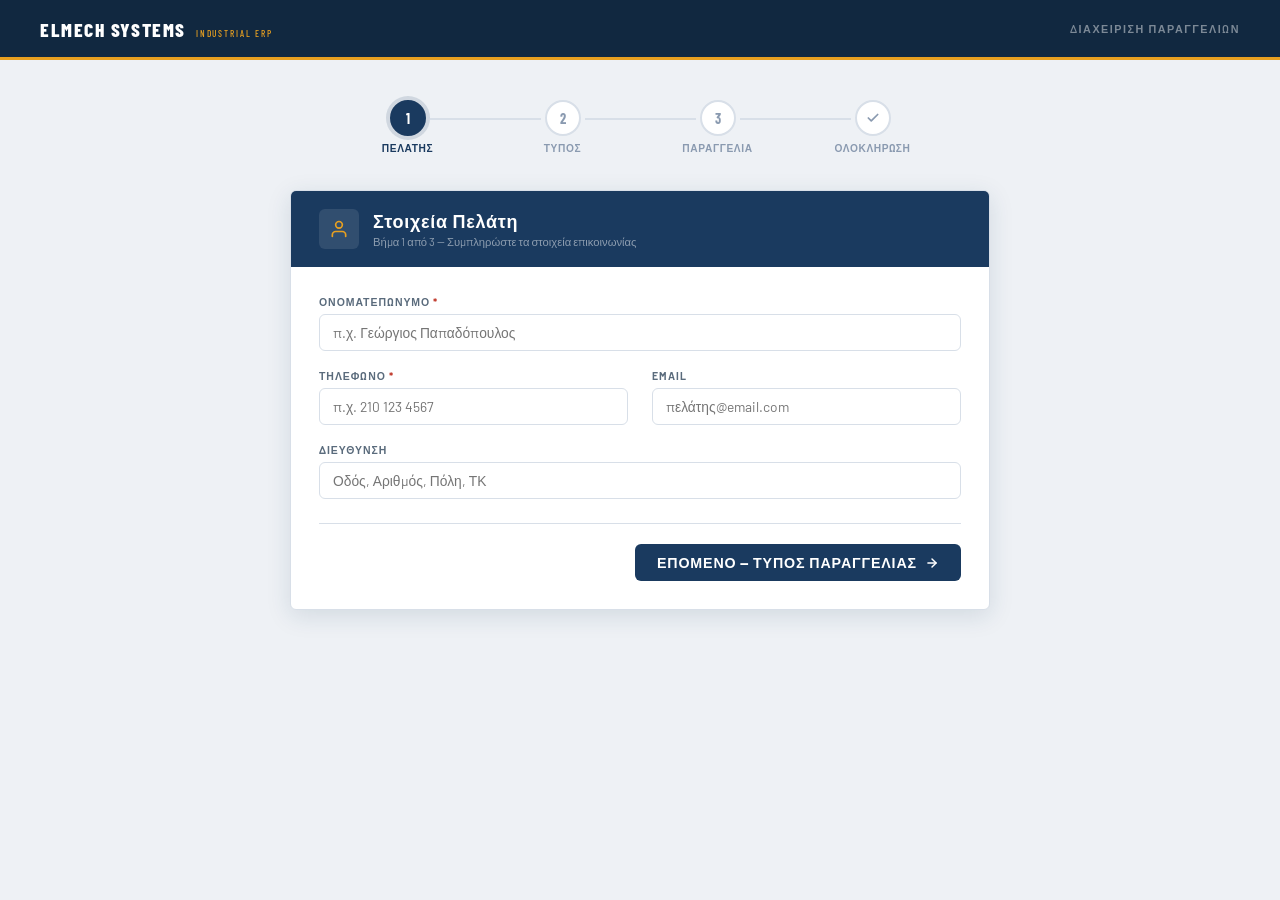
<file: orders.html>
<!DOCTYPE html>
<html lang="el">
<head>
  <meta charset="UTF-8" />
  <meta name="viewport" content="width=device-width, initial-scale=1.0" />
  <title>Νέα Παραγγελία — ELMECH SYSTEMS</title>
  <link rel="preconnect" href="https://fonts.googleapis.com" />
  <link rel="preconnect" href="https://fonts.gstatic.com" crossorigin />
  <link href="https://fonts.googleapis.com/css2?family=Barlow+Condensed:wght@400;600;700;800&family=Barlow:wght@300;400;500;600&display=swap" rel="stylesheet" />
  <style>
    :root {
      --navy:       #1a3a5f;
      --navy-dark:  #112840;
      --navy-mid:   #254e80;
      --navy-light: #3a6fa8;
      --accent:     #e8a020;
      --accent-dim: #b87d12;
      --accent-bg:  rgba(232,160,32,.1);
      --danger:     #c0392b;
      --danger-bg:  #fdf0ee;
      --success:    #1e7e4a;
      --success-bg: #eaf5ee;
      --grey-bg:    #eef1f5;
      --grey-bdr:   #d8dfe8;
      --grey-mid:   #8a9ab0;
      --white:      #ffffff;
      --txt:        #1c2b3a;
      --txt-soft:   #5a6b7c;
      --r:          6px;
      --sh-sm:      0 1px 4px rgba(26,58,95,.1);
      --sh-md:      0 6px 24px rgba(26,58,95,.13);
      --t:          .22s ease;
    }
    *, *::before, *::after { box-sizing: border-box; margin: 0; padding: 0; }
    html { font-size: 15px; }
    body {
      font-family: 'Barlow', sans-serif;
      background: var(--grey-bg);
      color: var(--txt);
      min-height: 100vh;
      display: flex;
      flex-direction: column;
    }

    /* ── Top Bar ── */
    .topbar {
      background: var(--navy-dark);
      border-bottom: 3px solid var(--accent);
      padding: 0 40px;
      height: 60px;
      display: flex;
      align-items: center;
      gap: 16px;
      flex-shrink: 0;
    }
    .logo {
      font-family: 'Barlow Condensed', sans-serif;
      font-size: 1.3rem;
      font-weight: 800;
      letter-spacing: .08em;
      color: var(--white);
      display: flex;
      align-items: baseline;
      gap: 10px;
    }
    .logo em {
      font-style: normal;
      font-size: .62rem;
      font-weight: 500;
      letter-spacing: .2em;
      color: var(--accent);
      text-transform: uppercase;
    }
    .topbar-module {
      margin-left: auto;
      font-size: .72rem;
      font-weight: 600;
      letter-spacing: .14em;
      text-transform: uppercase;
      color: rgba(255,255,255,.45);
    }

    /* ── Page ── */
    .page {
      flex: 1;
      display: flex;
      flex-direction: column;
      align-items: center;
      padding: 40px 24px 64px;
    }

    /* ── Stepper ── */
    .stepper {
      display: flex;
      align-items: center;
      width: 100%;
      max-width: 620px;
      margin-bottom: 36px;
    }
    .step {
      display: flex;
      flex-direction: column;
      align-items: center;
      gap: 6px;
      flex: 1;
      position: relative;
    }
    .step:not(:last-child)::after {
      content: '';
      position: absolute;
      top: 18px;
      left: calc(50% + 22px);
      right: calc(-50% + 22px);
      height: 2px;
      background: var(--grey-bdr);
      transition: background var(--t);
    }
    .step.done:not(:last-child)::after { background: var(--navy-light); }
    .step-bub {
      width: 36px; height: 36px;
      border-radius: 50%;
      border: 2px solid var(--grey-bdr);
      background: var(--white);
      display: flex; align-items: center; justify-content: center;
      font-family: 'Barlow Condensed', sans-serif;
      font-weight: 700;
      font-size: .95rem;
      color: var(--grey-mid);
      transition: all var(--t);
      z-index: 1;
    }
    .step.active .step-bub { border-color: var(--navy); background: var(--navy); color: var(--white); box-shadow: 0 0 0 4px rgba(26,58,95,.14); }
    .step.done  .step-bub  { border-color: var(--success); background: var(--success); color: var(--white); }
    .step-lbl {
      font-size: .68rem;
      font-weight: 700;
      letter-spacing: .06em;
      text-transform: uppercase;
      color: var(--grey-mid);
      text-align: center;
      white-space: nowrap;
    }
    .step.active .step-lbl { color: var(--navy); }
    .step.done   .step-lbl { color: var(--success); }

    /* ── Panel ── */
    .panel {
      display: none;
      width: 100%;
      max-width: 700px;
      background: var(--white);
      border: 1px solid var(--grey-bdr);
      border-radius: var(--r);
      box-shadow: var(--sh-md);
      overflow: hidden;
      animation: fadeUp .27s ease both;
    }
    .panel.active { display: block; }
    @keyframes fadeUp {
      from { opacity: 0; transform: translateY(12px); }
      to   { opacity: 1; transform: translateY(0); }
    }

    /* ── Panel Header ── */
    .ph {
      background: var(--navy);
      padding: 18px 28px;
      display: flex;
      align-items: center;
      gap: 14px;
    }
    .ph-icon {
      width: 40px; height: 40px;
      background: rgba(255,255,255,.1);
      border-radius: var(--r);
      display: flex; align-items: center; justify-content: center;
      color: var(--accent);
      flex-shrink: 0;
    }
    .ph-text h2 {
      font-family: 'Barlow Condensed', sans-serif;
      font-size: 1.2rem;
      font-weight: 700;
      letter-spacing: .04em;
      color: var(--white);
    }
    .ph-text p {
      font-size: .75rem;
      color: rgba(255,255,255,.5);
      margin-top: 2px;
    }

    /* ── Panel Body ── */
    .pb { padding: 28px; }

    /* ── Form Grid ── */
    .fg { display: grid; grid-template-columns: 1fr 1fr; gap: 18px 24px; }
    .s2 { grid-column: 1 / -1; }
    .field { display: flex; flex-direction: column; gap: 6px; }
    .field label {
      font-size: .7rem;
      font-weight: 700;
      letter-spacing: .09em;
      text-transform: uppercase;
      color: var(--txt-soft);
    }
    .req { color: var(--danger); }
    .field input,
    .field textarea {
      padding: 9px 13px;
      border: 1.5px solid var(--grey-bdr);
      border-radius: var(--r);
      font-family: 'Barlow', sans-serif;
      font-size: .92rem;
      color: var(--txt);
      background: var(--white);
      transition: border-color var(--t), box-shadow var(--t);
      outline: none;
    }
    .field input:focus, .field textarea:focus {
      border-color: var(--navy-light);
      box-shadow: 0 0 0 3px rgba(26,58,95,.1);
    }
    .field input.err, .field textarea.err {
      border-color: var(--danger);
      box-shadow: 0 0 0 3px rgba(192,57,43,.1);
    }
    .field textarea { resize: vertical; min-height: 130px; line-height: 1.6; }
    .field-hint { font-size: .71rem; color: var(--grey-mid); }

    /* ── Actions ── */
    .actions {
      display: flex;
      justify-content: flex-end;
      gap: 10px;
      margin-top: 24px;
      padding-top: 20px;
      border-top: 1px solid var(--grey-bdr);
      flex-wrap: wrap;
    }
    .btn {
      display: inline-flex;
      align-items: center;
      gap: 8px;
      padding: 10px 22px;
      border-radius: var(--r);
      font-family: 'Barlow Condensed', sans-serif;
      font-size: .95rem;
      font-weight: 700;
      letter-spacing: .06em;
      text-transform: uppercase;
      cursor: pointer;
      border: none;
      transition: all var(--t);
    }
    .btn-ghost { background: transparent; color: var(--txt-soft); border: 1.5px solid var(--grey-bdr); }
    .btn-ghost:hover { background: var(--grey-bg); border-color: var(--grey-mid); }
    .btn-navy  { background: var(--navy); color: var(--white); }
    .btn-navy:hover  { background: var(--navy-mid); box-shadow: 0 4px 14px rgba(26,58,95,.28); transform: translateY(-1px); }
    .btn-accent { background: var(--accent); color: var(--white); }
    .btn-accent:hover { background: var(--accent-dim); box-shadow: 0 4px 14px rgba(232,160,32,.35); transform: translateY(-1px); }

    /* ── Type Selection Screen ── */
    .type-screen {
      display: flex;
      flex-direction: column;
      align-items: center;
      gap: 20px;
      padding: 36px 28px 32px;
    }
    .type-title {
      font-family: 'Barlow Condensed', sans-serif;
      font-size: 1.15rem;
      font-weight: 700;
      color: var(--navy);
      letter-spacing: .03em;
      text-align: center;
    }
    .type-sub { font-size: .8rem; color: var(--txt-soft); text-align: center; margin-top: -12px; }
    .type-cards { display: grid; grid-template-columns: 1fr 1fr; gap: 16px; width: 100%; }
    .type-card {
      border: 2px solid var(--grey-bdr);
      border-radius: var(--r);
      padding: 26px 20px 22px;
      cursor: pointer;
      text-align: center;
      transition: all var(--t);
      background: var(--white);
      display: flex;
      flex-direction: column;
      align-items: center;
      gap: 10px;
    }
    .tc-simple:hover  { border-color: var(--navy); box-shadow: var(--sh-md); transform: translateY(-2px); }
    .tc-complex:hover { border-color: var(--accent); box-shadow: var(--sh-md); transform: translateY(-2px); }
    .tc-icon {
      width: 54px; height: 54px;
      border-radius: 50%;
      display: flex; align-items: center; justify-content: center;
      margin-bottom: 4px;
    }
    .tc-simple  .tc-icon { background: rgba(26,58,95,.08); color: var(--navy); }
    .tc-complex .tc-icon { background: var(--accent-bg); color: var(--accent-dim); }
    .type-card h3 {
      font-family: 'Barlow Condensed', sans-serif;
      font-size: 1.1rem;
      font-weight: 700;
      letter-spacing: .04em;
    }
    .tc-simple  h3 { color: var(--navy); }
    .tc-complex h3 { color: var(--accent-dim); }
    .type-card p { font-size: .78rem; color: var(--txt-soft); line-height: 1.5; }
    .tc-badge {
      margin-top: 4px;
      padding: 3px 14px;
      border-radius: 20px;
      font-size: .67rem;
      font-weight: 700;
      letter-spacing: .08em;
      text-transform: uppercase;
    }
    .tc-simple  .tc-badge { background: rgba(26,58,95,.1); color: var(--navy); }
    .tc-complex .tc-badge { background: var(--accent-bg); color: var(--accent-dim); }

    /* ── Product Rows ── */
    .prod-list { display: flex; flex-direction: column; gap: 12px; }
    .prod-row {
      display: grid;
      grid-template-columns: 1fr 120px 38px;
      gap: 10px;
      align-items: end;
      padding: 16px;
      border: 1.5px solid var(--grey-bdr);
      border-radius: var(--r);
      background: var(--grey-bg);
      animation: fadeUp .2s ease both;
    }
    .prod-row.req-row { border-left: 3px solid var(--navy); }
    .prod-row.opt-row { border-left: 3px solid var(--grey-mid); }
    .prod-row-num {
      grid-column: 1 / -1;
      font-size: .67rem;
      font-weight: 700;
      letter-spacing: .1em;
      text-transform: uppercase;
      color: var(--grey-mid);
      margin-bottom: -4px;
    }
    .req-row .prod-row-num { color: var(--navy-light); }
    .rm-btn {
      width: 36px; height: 36px;
      border-radius: var(--r);
      border: 1.5px solid var(--grey-bdr);
      background: var(--white);
      color: var(--grey-mid);
      cursor: pointer;
      display: flex; align-items: center; justify-content: center;
      transition: all var(--t);
    }
    .rm-btn:hover { border-color: var(--danger); color: var(--danger); background: var(--danger-bg); }
    .add-btn {
      display: flex;
      align-items: center;
      gap: 8px;
      padding: 10px 16px;
      border: 1.5px dashed var(--grey-bdr);
      border-radius: var(--r);
      background: transparent;
      color: var(--navy-light);
      font-family: 'Barlow', sans-serif;
      font-size: .84rem;
      font-weight: 600;
      cursor: pointer;
      width: 100%;
      margin-top: 4px;
      transition: all var(--t);
    }
    .add-btn:hover { border-color: var(--navy-light); background: rgba(26,58,95,.04); }

    /* ── Study Date Block ── */
    .study-block {
      background: var(--accent-bg);
      border: 1.5px solid rgba(232,160,32,.38);
      border-radius: var(--r);
      padding: 18px 20px;
      margin-top: 6px;
    }
    .study-block-lbl {
      font-family: 'Barlow Condensed', sans-serif;
      font-size: .84rem;
      font-weight: 700;
      letter-spacing: .07em;
      text-transform: uppercase;
      color: var(--accent-dim);
      margin-bottom: 14px;
      display: flex;
      align-items: center;
      gap: 7px;
    }
    hr.div { border: none; border-top: 1px solid var(--grey-bdr); margin: 22px 0; }

    /* ── Success ── */
    .success-scr {
      display: flex;
      flex-direction: column;
      align-items: center;
      gap: 14px;
      padding: 52px 28px 44px;
      text-align: center;
    }
    .ok-circle {
      width: 72px; height: 72px;
      border-radius: 50%;
      background: var(--success-bg);
      border: 3px solid var(--success);
      display: flex; align-items: center; justify-content: center;
      color: var(--success);
      animation: pop .35s cubic-bezier(.68,-.55,.27,1.55) both;
    }
    @keyframes pop { from { transform: scale(0); opacity: 0; } to { transform: scale(1); opacity: 1; } }
    .success-scr h2 {
      font-family: 'Barlow Condensed', sans-serif;
      font-size: 1.65rem;
      font-weight: 800;
      color: var(--navy);
      letter-spacing: .03em;
    }
    .ok-id {
      font-family: 'Barlow Condensed', sans-serif;
      font-size: 1rem;
      font-weight: 700;
      color: var(--navy-light);
      background: rgba(26,58,95,.07);
      padding: 6px 20px;
      border-radius: 20px;
      letter-spacing: .07em;
    }
    .ok-msg { font-size: .87rem; color: var(--txt-soft); max-width: 420px; line-height: 1.6; }
    .ok-route {
      display: flex;
      align-items: center;
      gap: 8px;
      font-size: .8rem;
      font-weight: 600;
      color: var(--txt-soft);
      background: var(--grey-bg);
      padding: 8px 18px;
      border-radius: 20px;
      flex-wrap: wrap;
      justify-content: center;
    }
    .ok-route .arr { color: var(--accent); font-size: 1.05rem; }

    @media (max-width: 580px) {
      .fg { grid-template-columns: 1fr; }
      .s2 { grid-column: 1; }
      .type-cards { grid-template-columns: 1fr; }
      .prod-row { grid-template-columns: 1fr 90px 36px; }
      .topbar { padding: 0 20px; }
      .page { padding: 24px 16px 48px; }
    }
  </style>
</head>
<body>

<!-- Top Bar -->
<header class="topbar">
  <div class="logo">ELMECH SYSTEMS <em>Industrial ERP</em></div>
  <div class="topbar-module">Διαχείριση Παραγγελιών</div>
</header>

<div class="page">

  <!-- Stepper -->
  <div class="stepper" id="stepper">
    <div class="step active" id="s1">
      <div class="step-bub">1</div>
      <div class="step-lbl">Πελάτης</div>
    </div>
    <div class="step" id="s2">
      <div class="step-bub">2</div>
      <div class="step-lbl">Τύπος</div>
    </div>
    <div class="step" id="s3">
      <div class="step-bub">3</div>
      <div class="step-lbl">Παραγγελία</div>
    </div>
    <div class="step" id="s4">
      <div class="step-bub">
        <svg width="14" height="14" viewBox="0 0 24 24" fill="none" stroke="currentColor" stroke-width="3" stroke-linecap="round" stroke-linejoin="round"><polyline points="20 6 9 17 4 12"/></svg>
      </div>
      <div class="step-lbl">Ολοκλήρωση</div>
    </div>
  </div>

  <!-- ── PANEL 1: Customer ── -->
  <div class="panel active" id="p1">
    <div class="ph">
      <div class="ph-icon">
        <svg width="20" height="20" viewBox="0 0 24 24" fill="none" stroke="currentColor" stroke-width="2" stroke-linecap="round" stroke-linejoin="round"><path d="M20 21v-2a4 4 0 00-4-4H8a4 4 0 00-4 4v2"/><circle cx="12" cy="7" r="4"/></svg>
      </div>
      <div class="ph-text">
        <h2>Στοιχεία Πελάτη</h2>
        <p>Βήμα 1 από 3 — Συμπληρώστε τα στοιχεία επικοινωνίας</p>
      </div>
    </div>
    <div class="pb">
      <div class="fg">
        <div class="field s2">
          <label for="cName">Ονοματεπώνυμο <span class="req">*</span></label>
          <input type="text" id="cName" placeholder="π.χ. Γεώργιος Παπαδόπουλος" />
        </div>
        <div class="field">
          <label for="cPhone">Τηλέφωνο <span class="req">*</span></label>
          <input type="tel" id="cPhone" placeholder="π.χ. 210 123 4567" />
        </div>
        <div class="field">
          <label for="cEmail">Email</label>
          <input type="email" id="cEmail" placeholder="πελάτης@email.com" />
        </div>
        <div class="field s2">
          <label for="cAddr">Διεύθυνση</label>
          <input type="text" id="cAddr" placeholder="Οδός, Αριθμός, Πόλη, ΤΚ" />
        </div>
      </div>
      <div class="actions">
        <button class="btn btn-navy" onclick="go2()">
          Επόμενο — Τύπος Παραγγελίας
          <svg width="14" height="14" viewBox="0 0 24 24" fill="none" stroke="currentColor" stroke-width="2.5" stroke-linecap="round" stroke-linejoin="round"><line x1="5" y1="12" x2="19" y2="12"/><polyline points="12 5 19 12 12 19"/></svg>
        </button>
      </div>
    </div>
  </div>

  <!-- ── PANEL 2: Type Selection ── -->
  <div class="panel" id="p2">
    <div class="ph">
      <div class="ph-icon">
        <svg width="20" height="20" viewBox="0 0 24 24" fill="none" stroke="currentColor" stroke-width="2" stroke-linecap="round" stroke-linejoin="round"><polyline points="22 12 18 12 15 21 9 3 6 12 2 12"/></svg>
      </div>
      <div class="ph-text">
        <h2>Τύπος Παραγγελίας</h2>
        <p>Βήμα 2 από 3 — Επιλέξτε κατηγορία παραγγελίας</p>
      </div>
    </div>
    <div class="type-screen">
      <div class="type-title">Ποιος τύπος παραγγελίας αφορά τον πελάτη;</div>
      <div class="type-sub">Η επιλογή καθορίζει τη ροή επεξεργασίας</div>
      <div class="type-cards">
        <div class="type-card tc-simple" onclick="pick('simple')">
          <div class="tc-icon">
            <svg width="28" height="28" viewBox="0 0 24 24" fill="none" stroke="currentColor" stroke-width="2" stroke-linecap="round" stroke-linejoin="round"><rect x="2" y="7" width="20" height="14" rx="2"/><path d="M16 21V5a2 2 0 00-2-2h-4a2 2 0 00-2 2v16"/></svg>
          </div>
          <h3>Απλή Παραγγελία</h3>
          <p>Τυπικά προϊόντα από stock. Προωθείται κατευθείαν στην Αποθήκη.</p>
          <span class="tc-badge">→ Αποθήκη</span>
        </div>
        <div class="type-card tc-complex" onclick="pick('complex')">
          <div class="tc-icon">
            <svg width="28" height="28" viewBox="0 0 24 24" fill="none" stroke="currentColor" stroke-width="2" stroke-linecap="round" stroke-linejoin="round"><polygon points="12 2 2 7 12 12 22 7 12 2"/><polyline points="2 17 12 22 22 17"/><polyline points="2 12 12 17 22 12"/></svg>
          </div>
          <h3>Σύνθετη Παραγγελία</h3>
          <p>Απαιτεί τεχνική μελέτη. Ορίζεται ημερομηνία διεξαγωγής.</p>
          <span class="tc-badge">→ Τεχνική Μελέτη</span>
        </div>
      </div>
      <button class="btn btn-ghost" onclick="go1()">
        <svg width="14" height="14" viewBox="0 0 24 24" fill="none" stroke="currentColor" stroke-width="2.5" stroke-linecap="round" stroke-linejoin="round"><line x1="19" y1="12" x2="5" y2="12"/><polyline points="12 19 5 12 12 5"/></svg>
        Πίσω
      </button>
    </div>
  </div>

  <!-- ── PANEL 3a: Simple Order ── -->
  <div class="panel" id="p3s">
    <div class="ph">
      <div class="ph-icon">
        <svg width="20" height="20" viewBox="0 0 24 24" fill="none" stroke="currentColor" stroke-width="2" stroke-linecap="round" stroke-linejoin="round"><rect x="2" y="7" width="20" height="14" rx="2"/><path d="M16 21V5a2 2 0 00-2-2h-4a2 2 0 00-2 2v16"/></svg>
      </div>
      <div class="ph-text">
        <h2>Απλή Παραγγελία</h2>
        <p>Βήμα 3 από 3 — Καταχωρήστε κωδικούς & ποσότητες προϊόντων</p>
      </div>
    </div>
    <div class="pb">
      <div class="prod-list" id="prodList"></div>
      <button class="add-btn" onclick="addRow()">
        <svg width="15" height="15" viewBox="0 0 24 24" fill="none" stroke="currentColor" stroke-width="2.5" stroke-linecap="round" stroke-linejoin="round"><circle cx="12" cy="12" r="10"/><line x1="12" y1="8" x2="12" y2="16"/><line x1="8" y1="12" x2="16" y2="12"/></svg>
        Προσθήκη επιπλέον προϊόντος
      </button>
      <div class="actions">
        <button class="btn btn-ghost" onclick="go2()">
          <svg width="14" height="14" viewBox="0 0 24 24" fill="none" stroke="currentColor" stroke-width="2.5" stroke-linecap="round" stroke-linejoin="round"><line x1="19" y1="12" x2="5" y2="12"/><polyline points="12 19 5 12 12 5"/></svg>
          Πίσω
        </button>
        <button class="btn btn-accent" onclick="submit('simple')">
          <svg width="14" height="14" viewBox="0 0 24 24" fill="none" stroke="currentColor" stroke-width="2.2" stroke-linecap="round" stroke-linejoin="round"><line x1="22" y1="2" x2="11" y2="13"/><polygon points="22 2 15 22 11 13 2 9 22 2"/></svg>
          Αποθήκευση & Προώθηση στην Αποθήκη
        </button>
      </div>
    </div>
  </div>

  <!-- ── PANEL 3b: Complex Order ── -->
  <div class="panel" id="p3c">
    <div class="ph">
      <div class="ph-icon" style="color:var(--accent)">
        <svg width="20" height="20" viewBox="0 0 24 24" fill="none" stroke="currentColor" stroke-width="2" stroke-linecap="round" stroke-linejoin="round"><polygon points="12 2 2 7 12 12 22 7 12 2"/><polyline points="2 17 12 22 22 17"/><polyline points="2 12 12 17 22 12"/></svg>
      </div>
      <div class="ph-text">
        <h2>Σύνθετη Παραγγελία</h2>
        <p>Βήμα 3 από 3 — Περιγραφή αιτήματος & ημερομηνία τεχνικής μελέτης</p>
      </div>
    </div>
    <div class="pb">
      <div class="fg">
        <div class="field s2">
          <label for="cxDesc">Αναλυτική Περιγραφή Αιτήματος <span class="req">*</span></label>
          <textarea id="cxDesc" placeholder="Περιγράψτε αναλυτικά το αίτημα του πελάτη — τεχνικές προδιαγραφές, ιδιαιτερότητες εγκατάστασης, υλικά που ζητήθηκαν μέσω Viber/Email..."></textarea>
          <span class="field-hint">Ορατό από το τμήμα Τεχνικής Μελέτης.</span>
        </div>
      </div>

      <hr class="div" />

      <div class="study-block">
        <div class="study-block-lbl">
          <svg width="15" height="15" viewBox="0 0 24 24" fill="none" stroke="currentColor" stroke-width="2.2" stroke-linecap="round" stroke-linejoin="round"><rect x="3" y="4" width="18" height="18" rx="2"/><line x1="16" y1="2" x2="16" y2="6"/><line x1="8" y1="2" x2="8" y2="6"/><line x1="3" y1="10" x2="21" y2="10"/></svg>
          Προγραμματισμός Τεχνικής Μελέτης
        </div>
        <div class="fg">
          <div class="field">
            <label for="sDate">Ημερομηνία Διεξαγωγής <span class="req">*</span></label>
            <input type="date" id="sDate" />
          </div>
          <div class="field">
            <label for="sTime">Ώρα (προαιρετικό)</label>
            <input type="time" id="sTime" />
          </div>
          <div class="field s2">
            <label for="sNote">Σημειώσεις για τον Μηχανικό</label>
            <input type="text" id="sNote" placeholder="π.χ. Χώρος εγκατάστασης, παροχή πίεσης, ιδιαιτερότητες..." />
          </div>
        </div>
      </div>

      <div class="actions">
        <button class="btn btn-ghost" onclick="go2()">
          <svg width="14" height="14" viewBox="0 0 24 24" fill="none" stroke="currentColor" stroke-width="2.5" stroke-linecap="round" stroke-linejoin="round"><line x1="19" y1="12" x2="5" y2="12"/><polyline points="12 19 5 12 12 5"/></svg>
          Πίσω
        </button>
        <button class="btn btn-accent" onclick="submit('complex')">
          <svg width="14" height="14" viewBox="0 0 24 24" fill="none" stroke="currentColor" stroke-width="2.2" stroke-linecap="round" stroke-linejoin="round"><line x1="22" y1="2" x2="11" y2="13"/><polygon points="22 2 15 22 11 13 2 9 22 2"/></svg>
          Αποθήκευση & Προώθηση στη Μελέτη
        </button>
      </div>
    </div>
  </div>

  <!-- ── PANEL 4: Success ── -->
  <div class="panel" id="p4">
    <div class="success-scr">
      <div class="ok-circle">
        <svg width="32" height="32" viewBox="0 0 24 24" fill="none" stroke="currentColor" stroke-width="2.8" stroke-linecap="round" stroke-linejoin="round"><polyline points="20 6 9 17 4 12"/></svg>
      </div>
      <h2>Παραγγελία Καταχωρήθηκε!</h2>
      <div class="ok-id" id="okId">#ORD-2025-042</div>
      <p class="ok-msg" id="okMsg">Η παραγγελία αποθηκεύτηκε επιτυχώς.</p>
      <div class="ok-route" id="okRoute"></div>
      <div style="display:flex;gap:10px;margin-top:10px;flex-wrap:wrap;justify-content:center">
        <button class="btn btn-ghost" onclick="reset()">
          <svg width="14" height="14" viewBox="0 0 24 24" fill="none" stroke="currentColor" stroke-width="2.5" stroke-linecap="round" stroke-linejoin="round"><polyline points="1 4 1 10 7 10"/><path d="M3.51 15a9 9 0 102.13-9.36L1 10"/></svg>
          Νέα Παραγγελία
        </button>
      </div>
    </div>
  </div>

</div><!-- /page -->

<script>
  let rowN = 1, ordN = 41;

  /* ── Stepper ── */
  function setStep(n) {
    [1,2,3,4].forEach(i => {
      const s = document.getElementById('s'+i);
      s.classList.remove('active','done');
      if (i < n)  s.classList.add('done');
      if (i === n) s.classList.add('active');
    });
  }
  function show(id) {
    document.querySelectorAll('.panel').forEach(p => p.classList.remove('active'));
    document.getElementById(id).classList.add('active');
  }

  /* ── Nav ── */
  function go1() { setStep(1); show('p1'); }
  function go2() { setStep(2); show('p2'); }

  function go2from1() {
    const name  = document.getElementById('cName').value.trim();
    const phone = document.getElementById('cPhone').value.trim();
    if (!name)  { hl('cName');  return; }
    if (!phone) { hl('cPhone'); return; }
    go2();
  }
  // Override go2() call from step1 button
  function go2() {
    // called both from step1 next and from back buttons — determine context
    setStep(2); show('p2');
  }

  function pick(type) {
    setStep(3);
    if (type === 'simple') {
      buildRows();
      show('p3s');
    } else {
      document.getElementById('sDate').min = new Date().toISOString().split('T')[0];
      show('p3c');
    }
  }

  /* ── Product rows ── */
  function buildRows() {
    rowN = 1;
    document.getElementById('prodList').innerHTML = '';
    document.getElementById('prodList').appendChild(mkRow(1, true));
  }

  function mkRow(n, required) {
    const d = document.createElement('div');
    d.className = 'prod-row ' + (required ? 'req-row' : 'opt-row');
    d.id = 'pr' + n;
    const star = required ? '<span class="req">*</span>' : '';
    const lbl  = required ? 'Προϊόν 1 — Υποχρεωτικό' : 'Προϊόν ' + n + ' — Προαιρετικό';
    d.innerHTML = `
      <div class="prod-row-num">${lbl}</div>
      <div class="field">
        <label for="cd${n}">Κωδικός Προϊόντος ${star}</label>
        <input type="text" id="cd${n}" placeholder="π.χ. GRU-CM5-6-A" />
      </div>
      <div class="field">
        <label for="qt${n}">Ποσότητα ${star}</label>
        <input type="number" id="qt${n}" min="1" value="1" />
      </div>
      <button class="rm-btn" onclick="rmRow(${n})" title="Αφαίρεση" ${required ? 'style="visibility:hidden"' : ''}>
        <svg width="14" height="14" viewBox="0 0 24 24" fill="none" stroke="currentColor" stroke-width="2.5" stroke-linecap="round" stroke-linejoin="round"><line x1="18" y1="6" x2="6" y2="18"/><line x1="6" y1="6" x2="18" y2="18"/></svg>
      </button>`;
    return d;
  }

  function addRow() { rowN++; document.getElementById('prodList').appendChild(mkRow(rowN, false)); }
  function rmRow(n) { const r = document.getElementById('pr'+n); if (r) r.remove(); }

  /* ── Submit ── */
  function submit(type) {
    if (type === 'simple') {
      if (!document.getElementById('cd1')?.value.trim()) { hl('cd1'); return; }
      if (!document.getElementById('qt1')?.value.trim()) { hl('qt1'); return; }
    } else {
      if (!document.getElementById('cxDesc').value.trim()) { hl('cxDesc'); return; }
      if (!document.getElementById('sDate').value)         { hl('sDate');  return; }
    }
    ordN++;
    const id = '#ORD-2025-0' + ordN;
    document.getElementById('okId').textContent = id;
    if (type === 'simple') {
      document.getElementById('okMsg').textContent = 'Η παραγγελία αποθηκεύτηκε και προωθήθηκε στο τμήμα Αποθήκης για έλεγχο διαθεσιμότητας.';
      document.getElementById('okRoute').innerHTML = 'Πωλήσεις <span class="arr">→</span> Αποθήκη <span class="arr">→</span> Παράδοση';
    } else {
      const d = document.getElementById('sDate').value;
      const fmt = d ? new Date(d).toLocaleDateString('el-GR',{day:'2-digit',month:'2-digit',year:'numeric'}) : '';
      document.getElementById('okMsg').textContent = `Η παραγγελία αποθηκεύτηκε. Τεχνική μελέτη προγραμματίστηκε για ${fmt}.`;
      document.getElementById('okRoute').innerHTML = 'Πωλήσεις <span class="arr">→</span> Τεχνική Μελέτη <span class="arr">→</span> Αποθήκη <span class="arr">→</span> Παράδοση';
    }
    setStep(4); show('p4');
  }

  /* ── Reset ── */
  function reset() {
    ['cName','cPhone','cEmail','cAddr','cxDesc','sDate','sTime','sNote'].forEach(id => {
      const el = document.getElementById(id);
      if (el) { el.value = ''; el.classList.remove('err'); }
    });
    setStep(1); show('p1');
  }

  /* ── Highlight error ── */
  function hl(id) {
    const el = document.getElementById(id);
    if (!el) return;
    el.classList.add('err');
    el.focus();
    el.addEventListener('input', () => el.classList.remove('err'), { once: true });
  }

  /* Wire step 1 next button to validation */
  document.querySelector('#p1 .btn-navy').onclick = go2from1;
</script>
</body>
</html>
</file>
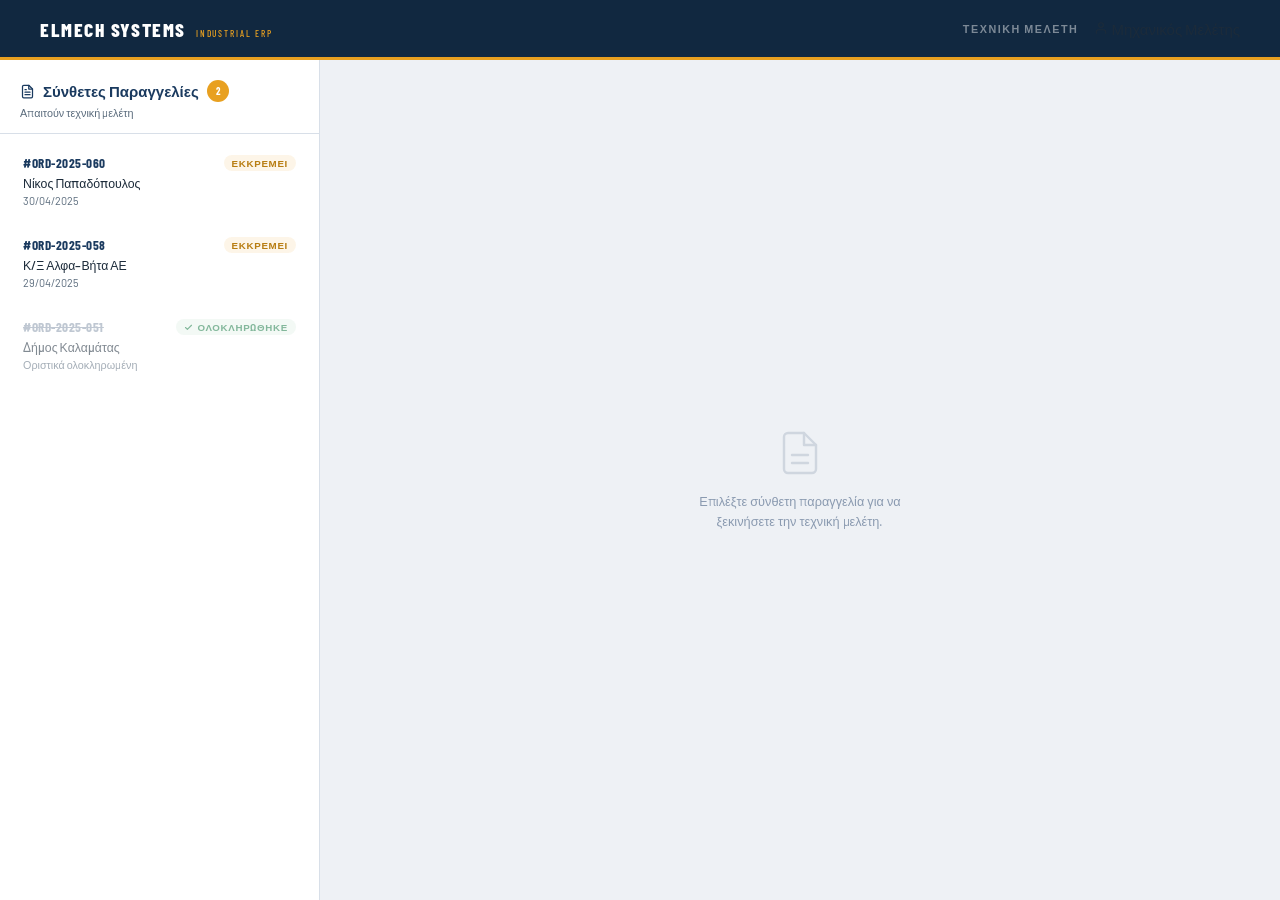
<file: study.html>
<!DOCTYPE html>
<html lang="el">
<head>
<meta charset="UTF-8"/>
<meta name="viewport" content="width=device-width, initial-scale=1.0"/>
<title>Τεχνική Μελέτη — ELMECH SYSTEMS</title>
<link rel="preconnect" href="https://fonts.googleapis.com"/>
<link rel="preconnect" href="https://fonts.gstatic.com" crossorigin/>
<link href="https://fonts.googleapis.com/css2?family=Barlow+Condensed:wght@400;600;700;800&family=Barlow:wght@300;400;500;600&display=swap" rel="stylesheet"/>
<style>
:root{
  --navy:#1a3a5f;
  --navy-dark:#112840;
  --navy-mid:#254e80;
  --navy-light:#3a6fa8;
  --accent:#e8a020;
  --accent-dim:#b87d12;
  --accent-bg:rgba(232,160,32,.1);
  --success:#1e7e4a;
  --success-bg:#eaf5ee;
  --danger:#c0392b;
  --danger-bg:#fdf0ee;
  --warn-bg:#fff8ec;
  --grey-bg:#eef1f5;
  --grey-bdr:#d8dfe8;
  --grey-mid:#8a9ab0;
  --white:#ffffff;
  --txt:#1c2b3a;
  --txt-soft:#5a6b7c;
  --r:6px;--sh-sm:0 1px 4px rgba(26,58,95,.1);--sh-md:0 6px 24px rgba(26,58,95,.13);--t:.22s ease
}
*{box-sizing:border-box;margin:0;padding:0}
html{font-size:15px}
body{font-family:'Barlow',sans-serif;background:var(--grey-bg);color:var(--txt);min-height:100vh;display:flex;flex-direction:column}

/* ── Topbar ── */
.topbar {
      background: var(--navy-dark);
      border-bottom: 3px solid var(--accent);
      padding: 0 40px;
      height: 60px;
      display: flex;
      align-items: center;
      gap: 16px;
      flex-shrink: 0;
    }
    .logo {
      font-family: 'Barlow Condensed', sans-serif;
      font-size: 1.3rem;
      font-weight: 800;
      letter-spacing: .08em;
      color: var(--white);
      display: flex;
      align-items: baseline;
      gap: 10px;
    }
    .logo em {
      font-style: normal;
      font-size: .62rem;
      font-weight: 500;
      letter-spacing: .2em;
      color: var(--accent);
      text-transform: uppercase;
    }
    .topbar-module {
      margin-left: auto;
      font-size: .72rem;
      font-weight: 600;
      letter-spacing: .14em;
      text-transform: uppercase;
      color: rgba(255,255,255,.45);
    }

/* ── Layout ── */
.layout{flex:1;display:grid;grid-template-columns:320px 1fr;min-height:0}

/* ── Sidebar ── */
.sidebar{background:var(--white);border-right:1px solid var(--grey-bdr);display:flex;flex-direction:column;min-height:calc(100vh - 63px)}
.sb-head{padding:20px 20px 14px;border-bottom:1px solid var(--grey-bdr)}
.sb-head h3{font-family:'Barlow Condensed',sans-serif;font-size:1rem;font-weight:700;color:var(--navy);display:flex;align-items:center;gap:8px}
.sb-head p{font-size:.72rem;color:var(--txt-soft);margin-top:4px}
.badge-count{display:inline-flex;align-items:center;justify-content:center;width:22px;height:22px;border-radius:50%;background:var(--accent);color:white;font-size:.68rem;font-weight:700}
.order-list{padding:8px;overflow-y:auto}
.order-item{padding:12px 14px;border-radius:var(--r);cursor:pointer;border:1.5px solid transparent;transition:all var(--t);margin-bottom:4px}
.order-item:hover{background:var(--grey-bg);border-color:var(--grey-bdr)}
.order-item.selected{background:rgba(26,58,95,.06);border-color:var(--navy-light)}
.order-item.done{opacity:.55;cursor:default;pointer-events:none}
.oi-top{display:flex;align-items:center;justify-content:space-between;margin-bottom:5px}
.oi-id{font-family:'Barlow Condensed',sans-serif;font-size:.88rem;font-weight:700;color:var(--navy);letter-spacing:.04em}
.oi-id.striked{text-decoration:line-through;opacity:.5}
.oi-status{font-size:.65rem;font-weight:700;letter-spacing:.07em;text-transform:uppercase;padding:2px 8px;border-radius:20px}
.status-pending{background:var(--accent-bg);color:var(--accent-dim)}
.status-done{background:var(--success-bg);color:var(--success);display:flex;align-items:center;gap:4px}
.status-study{background:var(--accent-bg);color:var(--accent-dim);display:flex;align-items:center;gap:4px}
.edit-study-btn{margin-top:6px;display:inline-flex;align-items:center;gap:5px;padding:4px 10px;border-radius:20px;font-size:.68rem;font-weight:700;letter-spacing:.06em;text-transform:uppercase;cursor:pointer;border:1.5px solid var(--accent-dim);background:transparent;color:var(--accent-dim);transition:all var(--t)}
.edit-study-btn:hover{background:var(--accent-bg);border-color:var(--accent)}
.oi-cust{font-size:.82rem;font-weight:500;color:var(--txt)}
.oi-meta{font-size:.72rem;color:var(--txt-soft);margin-top:3px}

/* ── Main ── */
.main{display:flex;flex-direction:column;overflow-y:auto}
.empty-state{flex:1;display:flex;flex-direction:column;align-items:center;justify-content:center;gap:14px;color:var(--grey-mid);padding:40px;min-height:400px}
.empty-state svg{width:48px;height:48px;opacity:.3}
.empty-state p{font-size:.85rem;text-align:center;max-width:240px;line-height:1.6}

/* ── Detail Header ── */
.detail-header{padding:20px 28px 16px;background:var(--white);border-bottom:1px solid var(--grey-bdr);display:flex;align-items:flex-start;gap:16px}
.dh-icon{width:44px;height:44px;border-radius:var(--r);background:rgba(26,58,95,.07);display:flex;align-items:center;justify-content:center;color:var(--navy);flex-shrink:0}
.dh-info h2{font-family:'Barlow Condensed',sans-serif;font-size:1.15rem;font-weight:700;color:var(--navy);letter-spacing:.03em}
.dh-info p{font-size:.77rem;color:var(--txt-soft);margin-top:3px}
.dh-badges{display:flex;gap:8px;margin-top:6px;flex-wrap:wrap}
.dh-badge{font-size:.67rem;font-weight:700;letter-spacing:.07em;text-transform:uppercase;padding:3px 10px;border-radius:20px}
.badge-type{background:rgba(232,160,32,.12);color:var(--accent-dim)}
.badge-date{background:var(--grey-bg);color:var(--txt-soft)}
.dh-actions{margin-left:auto}

/* ── Info Cards Row ── */
.info-row{display:grid;grid-template-columns:1fr 1fr 1fr;gap:12px;margin:16px 28px 0}
.info-card{background:var(--white);border:1px solid var(--grey-bdr);border-radius:var(--r);padding:13px 16px}
.ic-lbl{font-size:.67rem;font-weight:700;letter-spacing:.09em;text-transform:uppercase;color:var(--grey-mid);margin-bottom:4px}
.ic-val{font-size:.9rem;font-weight:500;color:var(--txt)}

/* ── Notes Box ── */
.notes-section{margin:16px 28px 0}
.section-title{font-family:'Barlow Condensed',sans-serif;font-size:.8rem;font-weight:700;letter-spacing:.1em;text-transform:uppercase;color:var(--navy);margin-bottom:10px;display:flex;align-items:center;gap:8px}
.section-title::after{content:'';flex:1;height:1px;background:var(--grey-bdr)}
.notes-box{background:var(--warn-bg);border-left:4px solid var(--accent);border-radius:var(--r);padding:14px 16px;font-size:.85rem;line-height:1.7;color:var(--txt)}

/* ── Products Section ── */
.products-section{margin:16px 28px 0}
.prod-list{display:flex;flex-direction:column;gap:8px;margin-bottom:10px}
.prod-row{display:grid;grid-template-columns:28px 1fr 110px 40px;gap:10px;align-items:center;padding:11px 14px;background:var(--white);border:1.5px solid var(--grey-bdr);border-radius:var(--r);transition:border-color var(--t)}
.prod-row:focus-within{border-color:var(--navy-light);box-shadow:0 0 0 3px rgba(58,111,168,.1)}
.prod-num{font-family:'Barlow Condensed',sans-serif;font-size:.75rem;font-weight:700;color:var(--grey-mid);text-align:center}
.prod-row input{padding:7px 10px;border-radius:var(--r);border:1.5px solid var(--grey-bdr);font-family:'Barlow',sans-serif;font-size:.84rem;color:var(--txt);background:var(--grey-bg);transition:border-color var(--t);outline:none;width:100%}
.prod-row input:focus{border-color:var(--navy-light);background:white;box-shadow:0 0 0 3px rgba(58,111,168,.1)}
.prod-row input::placeholder{color:var(--grey-mid)}
.qty-wrap{position:relative}
.qty-wrap input{padding-right:28px;text-align:center}
.qty-unit{position:absolute;right:9px;top:50%;transform:translateY(-50%);font-size:.68rem;color:var(--grey-mid);pointer-events:none}
.rm-btn{width:34px;height:34px;display:flex;align-items:center;justify-content:center;background:white;border:1.5px solid var(--grey-bdr);border-radius:var(--r);cursor:pointer;color:var(--grey-mid);transition:all var(--t);flex-shrink:0}
.rm-btn:hover{border-color:var(--danger);color:var(--danger);background:var(--danger-bg)}
.add-btn{width:100%;padding:10px;border:1.5px dashed var(--grey-bdr);border-radius:var(--r);background:transparent;font-family:'Barlow Condensed',sans-serif;font-size:.88rem;font-weight:700;letter-spacing:.05em;color:var(--navy-light);cursor:pointer;transition:all var(--t);display:flex;align-items:center;justify-content:center;gap:6px}
.add-btn:hover{border-color:var(--navy-light);background:rgba(26,58,95,.04);color:var(--navy)}
.prod-count-hint{font-size:.72rem;color:var(--txt-soft);margin-top:6px}
.prod-count-hint span{font-weight:600;color:var(--navy)}

/* ── Action Bar ── */
.action-bar{padding:16px 28px;border-top:1px solid var(--grey-bdr);background:var(--white);display:flex;align-items:center;gap:10px;flex-wrap:wrap;margin-top:auto;position:sticky;bottom:0}
.action-hint{font-size:.76rem;color:var(--txt-soft);flex:1;min-width:180px}
.btn{display:inline-flex;align-items:center;gap:8px;padding:10px 20px;border-radius:var(--r);font-family:'Barlow Condensed',sans-serif;font-size:.92rem;font-weight:700;letter-spacing:.06em;text-transform:uppercase;cursor:pointer;border:none;transition:all var(--t)}
.btn-ghost{background:transparent;color:var(--txt-soft);border:1.5px solid var(--grey-bdr)}
.btn-ghost:hover{background:var(--grey-bg);border-color:var(--grey-mid)}
.btn-success{background:var(--success);color:white}
.btn-success:hover{filter:brightness(1.05);box-shadow:0 4px 14px rgba(30,126,74,.3);transform:translateY(-1px)}
.btn-success:disabled{opacity:.4;cursor:not-allowed;transform:none;box-shadow:none}

/* ── Result ── */
.result-screen{margin:16px 28px;display:none;flex-direction:column;gap:16px}
.result-screen.visible{display:flex}
.rs-head{display:flex;align-items:center;gap:14px;padding:18px 20px;border-radius:var(--r);background:var(--success-bg);border:1px solid rgba(30,126,74,.2)}
.rs-ok-icon{width:46px;height:46px;border-radius:50%;background:var(--success);color:white;display:flex;align-items:center;justify-content:center;flex-shrink:0}
.rs-head-txt h3{font-family:'Barlow Condensed',sans-serif;font-size:1.1rem;font-weight:700;color:var(--success)}
.rs-head-txt p{font-size:.78rem;color:var(--txt-soft);margin-top:3px}
.rs-products{background:var(--white);border:1px solid var(--grey-bdr);border-radius:var(--r);overflow:hidden}
.rs-products-header{padding:11px 16px;background:var(--grey-bg);border-bottom:1px solid var(--grey-bdr);font-family:'Barlow Condensed',sans-serif;font-size:.82rem;font-weight:700;letter-spacing:.07em;text-transform:uppercase;color:var(--navy);display:flex;align-items:center;gap:8px}
.rs-product-item{display:flex;justify-content:space-between;align-items:center;padding:10px 16px;border-bottom:1px solid var(--grey-bdr);font-size:.84rem}
.rs-product-item:last-child{border-bottom:none}
.rs-code{font-family:'Barlow Condensed',sans-serif;font-weight:700;color:var(--navy);letter-spacing:.03em}
.rs-qty{font-size:.76rem;color:var(--txt-soft)}
.rs-forward{padding:13px 16px;border-radius:var(--r);background:rgba(26,58,95,.05);border:1px solid var(--grey-bdr);font-size:.8rem;color:var(--txt-soft);display:flex;align-items:center;gap:10px}

/* ── Toast ── */
.toast{position:fixed;bottom:24px;right:24px;background:var(--navy);color:white;padding:12px 18px;border-radius:var(--r);font-size:.82rem;font-weight:500;box-shadow:var(--sh-md);display:none;z-index:100;animation:slideIn .25s ease}
@keyframes slideIn{from{opacity:0;transform:translateY(10px)}to{opacity:1;transform:translateY(0)}}
</style>
</head>
<body>

<header class="topbar">
  <div class="logo">ELMECH SYSTEMS <em>Industrial ERP</em></div>
  <div class="topbar-module">Τεχνική Μελέτη</div>
  <div class="topbar-user">
    <svg width="14" height="14" viewBox="0 0 24 24" fill="none" stroke="currentColor" stroke-width="2" stroke-linecap="round" stroke-linejoin="round"><path d="M20 21v-2a4 4 0 00-4-4H8a4 4 0 00-4 4v2"/><circle cx="12" cy="7" r="4"/></svg>
    Μηχανικός Μελέτης
  </div>
</header>

<div class="layout">

  <!-- Sidebar -->
  <aside class="sidebar">
    <div class="sb-head">
      <h3>
        <svg width="15" height="15" viewBox="0 0 24 24" fill="none" stroke="currentColor" stroke-width="2" stroke-linecap="round" stroke-linejoin="round"><path d="M14 2H6a2 2 0 00-2 2v16a2 2 0 002 2h12a2 2 0 002-2V8z"/><polyline points="14 2 14 8 20 8"/><line x1="16" y1="13" x2="8" y2="13"/><line x1="16" y1="17" x2="8" y2="17"/><polyline points="10 9 9 9 8 9"/></svg>
        Σύνθετες Παραγγελίες
        <span class="badge-count" id="pendingCount">0</span>
      </h3>
      <p>Απαιτούν τεχνική μελέτη</p>
    </div>
    <div class="order-list" id="orderList"></div>
  </aside>

  <!-- Main -->
  <main class="main" id="mainArea">

    <div class="empty-state" id="emptyState">
      <svg viewBox="0 0 24 24" fill="none" stroke="currentColor" stroke-width="1.2" stroke-linecap="round" stroke-linejoin="round">
        <path d="M14 2H6a2 2 0 00-2 2v16a2 2 0 002 2h12a2 2 0 002-2V8z"/><polyline points="14 2 14 8 20 8"/>
        <line x1="16" y1="13" x2="8" y2="13"/><line x1="16" y1="17" x2="8" y2="17"/>
      </svg>
      <p>Επιλέξτε σύνθετη παραγγελία για να ξεκινήσετε την τεχνική μελέτη.</p>
    </div>

    <div id="detailContent" style="display:none">

      <!-- Header -->
      <div class="detail-header">
        <div class="dh-icon">
          <svg width="20" height="20" viewBox="0 0 24 24" fill="none" stroke="currentColor" stroke-width="2" stroke-linecap="round" stroke-linejoin="round"><path d="M14 2H6a2 2 0 00-2 2v16a2 2 0 002 2h12a2 2 0 002-2V8z"/><polyline points="14 2 14 8 20 8"/><line x1="16" y1="13" x2="8" y2="13"/><line x1="16" y1="17" x2="8" y2="17"/></svg>
        </div>
        <div class="dh-info">
          <h2 id="dOrderId">—</h2>
          <p>Τμήμα Πωλήσεων → Μηχανικός Μελέτης → Αποθήκη</p>
          <div class="dh-badges">
            <span class="dh-badge badge-type">Σύνθετη Παραγγελία</span>
            <span class="dh-badge badge-date" id="dDate">—</span>
          </div>
        </div>
        <div class="dh-actions">
          <button class="btn btn-ghost" onclick="cancelStudy()">
            <svg width="13" height="13" viewBox="0 0 24 24" fill="none" stroke="currentColor" stroke-width="2.5" stroke-linecap="round" stroke-linejoin="round"><line x1="18" y1="6" x2="6" y2="18"/><line x1="6" y1="6" x2="18" y2="18"/></svg>
            Ακύρωση
          </button>
        </div>
      </div>

      <!-- Info Cards -->
      <div class="info-row">
        <div class="info-card">
          <div class="ic-lbl">Πελάτης</div>
          <div class="ic-val" id="dCustomer">—</div>
        </div>
        <div class="info-card">
          <div class="ic-lbl">Ημερομηνία Μελέτης</div>
          <div class="ic-val" id="dDate2">—</div>
        </div>
        <div class="info-card">
          <div class="ic-lbl">Κωδικοί Προϊόντων</div>
          <div class="ic-val" id="dProdCount">—</div>
        </div>
      </div>

      <!-- Notes -->
      <div class="notes-section">
        <div class="section-title">
          <svg width="13" height="13" viewBox="0 0 24 24" fill="none" stroke="currentColor" stroke-width="2" stroke-linecap="round" stroke-linejoin="round"><path d="M21 15a2 2 0 01-2 2H7l-4 4V5a2 2 0 012-2h14a2 2 0 012 2z"/></svg>
          Περιγραφή Αιτήματος
        </div>
        <div class="notes-box" id="dNotes">—</div>
      </div>

      <!-- Products -->
      <div class="products-section">
        <div class="section-title">
          <svg width="13" height="13" viewBox="0 0 24 24" fill="none" stroke="currentColor" stroke-width="2" stroke-linecap="round" stroke-linejoin="round"><polyline points="9 11 12 14 22 4"/><path d="M21 12v7a2 2 0 01-2 2H5a2 2 0 01-2-2V5a2 2 0 012-2h11"/></svg>
          Απαραίτητα Προϊόντα (Ορίζονται από Μελέτη)
        </div>
        <div class="prod-list" id="prodList"></div>
        <button class="add-btn" onclick="addRow()">
          <svg width="14" height="14" viewBox="0 0 24 24" fill="none" stroke="currentColor" stroke-width="2.5" stroke-linecap="round" stroke-linejoin="round"><line x1="12" y1="5" x2="12" y2="19"/><line x1="5" y1="12" x2="19" y2="12"/></svg>
          Προσθήκη Προϊόντος
        </button>
        <p class="prod-count-hint" id="prodCountHint"></p>
      </div>

      <!-- Result screen -->
      <div class="result-screen" id="resultScreen">
        <div class="rs-head">
          <div class="rs-ok-icon">
            <svg width="22" height="22" viewBox="0 0 24 24" fill="none" stroke="currentColor" stroke-width="2.8" stroke-linecap="round" stroke-linejoin="round"><polyline points="20 6 9 17 4 12"/></svg>
          </div>
          <div class="rs-head-txt">
            <h3>Μελέτη Ολοκληρώθηκε</h3>
            <p id="rsSubtitle">Τα προϊόντα προωθήθηκαν στην Αποθήκη.</p>
          </div>
        </div>
        <div class="rs-products">
          <div class="rs-products-header">
            <svg width="13" height="13" viewBox="0 0 24 24" fill="none" stroke="currentColor" stroke-width="2.5" stroke-linecap="round" stroke-linejoin="round"><polyline points="9 11 12 14 22 4"/><path d="M21 12v7a2 2 0 01-2 2H5a2 2 0 01-2-2V5a2 2 0 012-2h11"/></svg>
            Κατάλογος Προϊόντων Μελέτης
          </div>
          <div id="rsProductsList"></div>
        </div>
        <div class="rs-forward">
          <svg width="20" height="20" viewBox="0 0 24 24" fill="none" stroke="currentColor" stroke-width="2" stroke-linecap="round" stroke-linejoin="round" style="flex-shrink:0;color:var(--navy-light)"><rect x="2" y="3" width="9" height="18" rx="2"/><path d="M15 8l5 4-5 4"/><line x1="11" y1="12" x2="20" y2="12"/></svg>
          <span id="rsForwardTxt">Ο κατάλογος προϊόντων στάλθηκε στην Αποθήκη για έλεγχο διαθεσιμότητας.</span>
        </div>
      </div>

      <!-- Action Bar -->
      <div class="action-bar" id="actionBar">
        <span class="action-hint" id="actionHint">Ορίστε τα απαραίτητα προϊόντα για να ολοκληρώσετε τη μελέτη.</span>
        <button class="btn btn-ghost" onclick="cancelStudy()">
          <svg width="13" height="13" viewBox="0 0 24 24" fill="none" stroke="currentColor" stroke-width="2.5" stroke-linecap="round" stroke-linejoin="round"><line x1="18" y1="6" x2="6" y2="18"/><line x1="6" y1="6" x2="18" y2="18"/></svg>
          Ακύρωση
        </button>
        <button class="btn btn-success" id="completeBtn" onclick="completeStudy()">
          <svg width="14" height="14" viewBox="0 0 24 24" fill="none" stroke="currentColor" stroke-width="2.2" stroke-linecap="round" stroke-linejoin="round"><polyline points="9 11 12 14 22 4"/><path d="M21 12v7a2 2 0 01-2 2H5a2 2 0 01-2-2V5a2 2 0 012-2h11"/></svg>
          Ολοκλήρωση Μελέτης
        </button>
      </div>

    </div>
  </main>
</div>

<div class="toast" id="toast"></div>

<script>
const ORDERS = [
  {
    id: '#ORD-2025-060',
    customer: 'Νίκος Παπαδόπουλος',
    date: '30/04/2025',
    notes: 'Αντλιοστάσιο γεώτρησης. Απαιτείται ειδική βάση στήριξης αντλίας, inverter μεταβλητών στροφών και σύστημα προστασίας κινητήρα από έλλειψη νερού.',
    status: 'pending'
  },
  {
    id: '#ORD-2025-058',
    customer: 'Κ/Ξ Αλφα–Βήτα ΑΕ',
    date: '29/04/2025',
    notes: 'Υδροδότηση βιομηχανικής μονάδας. Απαιτείται πίνακας αυτοματισμού, πιεζοστάτες και ηλεκτρομαγνητικές βάνες.',
    status: 'pending'
  },
  {
    id: '#ORD-2025-051',
    customer: 'Δήμος Καλαμάτας',
    date: '27/04/2025',
    notes: 'Αναβάθμιση αντλιοστασίου ύδρευσης. Αντικατάσταση 2 αντλιών με inverter και νέος πίνακας SCADA.',
    status: 'done'
  }
];

let selectedIdx = null;
let rowN = 0;

function init() {
  renderSidebar();
}

function renderSidebar() {
  const list = document.getElementById('orderList');
  const pending = ORDERS.filter(o => o.status === 'pending').length;
  document.getElementById('pendingCount').textContent = pending;
  list.innerHTML = '';
  ORDERS.forEach((o, i) => {
    const isDone = o.status === 'done';
    const isSent = o.status === 'study_sent';
    const isLocked = isDone || isSent;
    const d = document.createElement('div');
    d.className = 'order-item' + (isDone ? ' done' : '') + (isSent ? ' done' : '') + (!isLocked && selectedIdx === i ? ' selected' : '');
    if (!isLocked) d.onclick = () => selectOrder(i);

    let badgeHtml = '';
    if (isDone) {
      badgeHtml = '<span class="oi-status status-done"><svg width="9" height="9" viewBox="0 0 24 24" fill="none" stroke="currentColor" stroke-width="3" stroke-linecap="round" stroke-linejoin="round"><polyline points="20 6 9 17 4 12"/></svg>Ολοκληρώθηκε</span>';
    } else if (isSent) {
      badgeHtml = '<span class="oi-status status-study"><svg width="9" height="9" viewBox="0 0 24 24" fill="none" stroke="currentColor" stroke-width="2.5" stroke-linecap="round" stroke-linejoin="round"><circle cx="12" cy="12" r="10"/><polyline points="12 6 12 12 16 14"/></svg>Εκκρεμεί Μελέτη</span>';
    } else {
      badgeHtml = '<span class="oi-status status-pending">Εκκρεμεί</span>';
    }

    let metaLine = isDone ? 'Οριστικά ολοκληρωμένη' : o.date;
    let editBtn = isSent
      ? '<div style="pointer-events:all"><button class="edit-study-btn" onclick="event.stopPropagation();editStudy(' + i + ')">' +
          '<svg width="10" height="10" viewBox="0 0 24 24" fill="none" stroke="currentColor" stroke-width="2.5" stroke-linecap="round" stroke-linejoin="round"><path d="M11 4H4a2 2 0 00-2 2v14a2 2 0 002 2h14a2 2 0 002-2v-7"/><path d="M18.5 2.5a2.121 2.121 0 013 3L12 15l-4 1 1-4 9.5-9.5z"/></svg>' +
          'Διόρθωση' +
        '</button></div>'
      : '';

    d.innerHTML =
      '<div class="oi-top">' +
        '<span class="oi-id' + (isDone ? ' striked' : '') + '">' + o.id + '</span>' +
        badgeHtml +
      '</div>' +
      '<div class="oi-cust">' + o.customer + '</div>' +
      '<div class="oi-meta">' + metaLine + '</div>' +
      editBtn;
    list.appendChild(d);
  });
}

function selectOrder(i) {
  selectedIdx = i;
  rowN = 0;
  const o = ORDERS[i];
  renderSidebar();
  document.getElementById('emptyState').style.display = 'none';
  const dc = document.getElementById('detailContent');
  dc.style.display = 'block';

  // Reset result screen
  document.getElementById('resultScreen').classList.remove('visible');
  document.getElementById('resultScreen').style.display = 'none';
  document.querySelector('.products-section').style.display = '';
  document.querySelector('.notes-section').style.display = '';

  // Restore action bar
  const bar = document.getElementById('actionBar');
  bar.style.display = 'flex';
  bar.innerHTML = `
    <span class="action-hint" id="actionHint">Ορίστε τα απαραίτητα προϊόντα για να ολοκληρώσετε τη μελέτη.</span>
    <button class="btn btn-ghost" onclick="cancelStudy()">
      <svg width="13" height="13" viewBox="0 0 24 24" fill="none" stroke="currentColor" stroke-width="2.5" stroke-linecap="round" stroke-linejoin="round"><line x1="18" y1="6" x2="6" y2="18"/><line x1="6" y1="6" x2="18" y2="18"/></svg>
      Ακύρωση
    </button>
    <button class="btn btn-success" id="completeBtn" onclick="completeStudy()" disabled>
      <svg width="14" height="14" viewBox="0 0 24 24" fill="none" stroke="currentColor" stroke-width="2.2" stroke-linecap="round" stroke-linejoin="round"><polyline points="9 11 12 14 22 4"/><path d="M21 12v7a2 2 0 01-2 2H5a2 2 0 01-2-2V5a2 2 0 012-2h11"/></svg>
      Ολοκλήρωση Μελέτης
    </button>`;

  document.getElementById('dOrderId').textContent = o.id;
  document.getElementById('dDate').textContent = o.date;
  document.getElementById('dCustomer').textContent = o.customer;
  document.getElementById('dDate2').textContent = o.date;
  document.getElementById('dNotes').textContent = o.notes;
  document.getElementById('prodList').innerHTML = '';
  updateProdCount();
}

function addRow() {
  rowN++;
  const n = rowN;
  const r = document.createElement('div');
  r.className = 'prod-row';
  r.id = 'row_' + n;
  r.innerHTML = `
    <div class="prod-num">${document.querySelectorAll('.prod-row').length + 1}</div>
    <input placeholder="Κωδικός προϊόντος (π.χ. GRU-CM5-6-A)" oninput="updateProdCount()"/>
    <div class="qty-wrap">
      <input type="number" min="1" value="1" oninput="updateProdCount()"/>
      <span class="qty-unit">τεμ.</span>
    </div>
    <button class="rm-btn" onclick="removeRow(this)" title="Αφαίρεση">
      <svg width="13" height="13" viewBox="0 0 24 24" fill="none" stroke="currentColor" stroke-width="2.5" stroke-linecap="round" stroke-linejoin="round"><line x1="18" y1="6" x2="6" y2="18"/><line x1="6" y1="6" x2="18" y2="18"/></svg>
    </button>`;
  document.getElementById('prodList').appendChild(r);
  r.querySelector('input').focus();
  updateProdCount();
}

function removeRow(btn) {
  btn.closest('.prod-row').remove();
  // Renumber
  document.querySelectorAll('.prod-row').forEach((row, i) => {
    const num = row.querySelector('.prod-num');
    if (num) num.textContent = i + 1;
  });
  updateProdCount();
}

function updateProdCount() {
  const rows = document.querySelectorAll('#prodList .prod-row');
  const filled = [...rows].filter(r => r.querySelector('input').value.trim() !== '').length;
  document.getElementById('dProdCount').textContent = rows.length > 0 ? filled + ' / ' + rows.length + ' κωδικοί' : '—';
  document.getElementById('prodCountHint').innerHTML = rows.length > 0
    ? '<span>' + filled + '</span> από <span>' + rows.length + '</span> κωδικοί συμπληρωμένοι'
    : '';

  const hint = document.getElementById('actionHint');
  const btn = document.getElementById('completeBtn');
  if (!hint || !btn) return;

  if (rows.length === 0) {
    hint.textContent = 'Προσθέστε τουλάχιστον ένα προϊόν για να ολοκληρώσετε.';
    hint.style.color = 'var(--txt-soft)';
    btn.disabled = true;
  } else if (filled < rows.length) {
    hint.textContent = (rows.length - filled) + ' κωδικοί χωρίς συμπλήρωση.';
    hint.style.color = 'var(--accent-dim)';
    btn.disabled = true;
  } else {
    hint.textContent = 'Όλα τα προϊόντα συμπληρωμένα. Μπορείτε να ολοκληρώσετε τη μελέτη.';
    hint.style.color = 'var(--success)';
    btn.disabled = false;
  }
}

function completeStudy() {
  const o = ORDERS[selectedIdx];
  const rows = [...document.querySelectorAll('#prodList .prod-row')];
  const products = rows.map(r => {
    const inputs = r.querySelectorAll('input');
    return { code: inputs[0].value.trim(), qty: inputs[1].value };
  }).filter(p => p.code);

  if (products.length === 0) { showToast('Ορίστε τουλάχιστον ένα προϊόν.'); return; }

  // Mark as sent to warehouse (study complete, awaiting availability check)
  ORDERS[selectedIdx].status = 'study_sent';
  ORDERS[selectedIdx].savedProducts = products;

  // Hide edit sections
  document.querySelector('.products-section').style.display = 'none';
  document.querySelector('.notes-section').style.display = 'none';

  // Build result
  const rsList = document.getElementById('rsProductsList');
  rsList.innerHTML = products.map(p =>
    `<div class="rs-product-item"><span class="rs-code">${p.code}</span><span class="rs-qty">${p.qty} τεμ.</span></div>`
  ).join('');
  document.getElementById('rsSubtitle').textContent = o.id + ' — ' + products.length + ' προϊόντα ορίστηκαν από τη μελέτη.';
  const prodWord = products.length === 1 ? 'προϊόντος' : 'προϊόντων';
  document.getElementById('rsForwardTxt').textContent = 'Ο κατάλογος ' + products.length + ' ' + prodWord + ' στάλθηκε στην Αποθήκη για έλεγχο διαθεσιμότητας (UC 3.2.3).';

  const rs = document.getElementById('resultScreen');
  rs.style.display = 'flex';
  rs.classList.add('visible');

  // Update action bar
  const bar = document.getElementById('actionBar');
  bar.innerHTML = `
    <span class="action-hint" style="color:var(--success)">Η μελέτη ολοκληρώθηκε και προωθήθηκε επιτυχώς.</span>
    <button class="btn btn-ghost" onclick="resetDetail()">
      <svg width="13" height="13" viewBox="0 0 24 24" fill="none" stroke="currentColor" stroke-width="2.5" stroke-linecap="round" stroke-linejoin="round"><polyline points="1 4 1 10 7 10"/><path d="M3.51 15a9 9 0 102.13-9.36L1 10"/></svg>
      Νέα Μελέτη
    </button>`;

  renderSidebar();
}

function editStudy(i) {
  // Re-open order in edit mode with saved products pre-filled
  selectedIdx = i;
  const o = ORDERS[i];
  o.status = 'pending';
  renderSidebar();

  document.getElementById('emptyState').style.display = 'none';
  const dc = document.getElementById('detailContent');
  dc.style.display = 'block';

  document.getElementById('resultScreen').classList.remove('visible');
  document.getElementById('resultScreen').style.display = 'none';
  document.querySelector('.products-section').style.display = '';
  document.querySelector('.notes-section').style.display = '';

  const bar = document.getElementById('actionBar');
  bar.style.display = 'flex';
  bar.innerHTML = `
    <span class="action-hint" id="actionHint" style="color:var(--accent-dim)">Διόρθωση μελέτης — τροποποιήστε τα προϊόντα και επαναλάβετε ολοκλήρωση.</span>
    <button class="btn btn-ghost" onclick="cancelStudy()">
      <svg width="13" height="13" viewBox="0 0 24 24" fill="none" stroke="currentColor" stroke-width="2.5" stroke-linecap="round" stroke-linejoin="round"><line x1="18" y1="6" x2="6" y2="18"/><line x1="6" y1="6" x2="18" y2="18"/></svg>
      Ακύρωση
    </button>
    <button class="btn btn-success" id="completeBtn" onclick="completeStudy()">
      <svg width="14" height="14" viewBox="0 0 24 24" fill="none" stroke="currentColor" stroke-width="2.2" stroke-linecap="round" stroke-linejoin="round"><polyline points="9 11 12 14 22 4"/><path d="M21 12v7a2 2 0 01-2 2H5a2 2 0 01-2-2V5a2 2 0 012-2h11"/></svg>
      Ολοκλήρωση Μελέτης
    </button>`;

  document.getElementById('dOrderId').textContent = o.id;
  document.getElementById('dDate').textContent = o.date;
  document.getElementById('dCustomer').textContent = o.customer;
  document.getElementById('dDate2').textContent = o.date;
  document.getElementById('dNotes').textContent = o.notes;

  // Pre-fill saved products
  rowN = 0;
  const prodListEl = document.getElementById('prodList');
  prodListEl.innerHTML = '';
  if (o.savedProducts && o.savedProducts.length > 0) {
    o.savedProducts.forEach(p => {
      rowN++;
      const r = document.createElement('div');
      r.className = 'prod-row';
      r.innerHTML = `
        <div class="prod-num">${rowN}</div>
        <input placeholder="Κωδικός προϊόντος" value="${p.code}" oninput="updateProdCount()"/>
        <div class="qty-wrap">
          <input type="number" min="1" value="${p.qty}" oninput="updateProdCount()"/>
          <span class="qty-unit">τεμ.</span>
        </div>
        <button class="rm-btn" onclick="removeRow(this)" title="Αφαίρεση">
          <svg width="13" height="13" viewBox="0 0 24 24" fill="none" stroke="currentColor" stroke-width="2.5" stroke-linecap="round" stroke-linejoin="round"><line x1="18" y1="6" x2="6" y2="18"/><line x1="6" y1="6" x2="18" y2="18"/></svg>
        </button>`;
      prodListEl.appendChild(r);
    });
  }
  updateProdCount();
}

function cancelStudy() {
  showToast('Η μελέτη ακυρώθηκε.');
  setTimeout(() => resetDetail(), 1200);
}

function resetDetail() {
  selectedIdx = null;
  document.getElementById('emptyState').style.display = '';
  document.getElementById('detailContent').style.display = 'none';
  renderSidebar();
}

function showToast(msg) {
  const t = document.getElementById('toast');
  t.textContent = msg;
  t.style.display = 'block';
  setTimeout(() => { t.style.display = 'none'; }, 2600);
}

init();
</script>
</body>
</html>
</file>
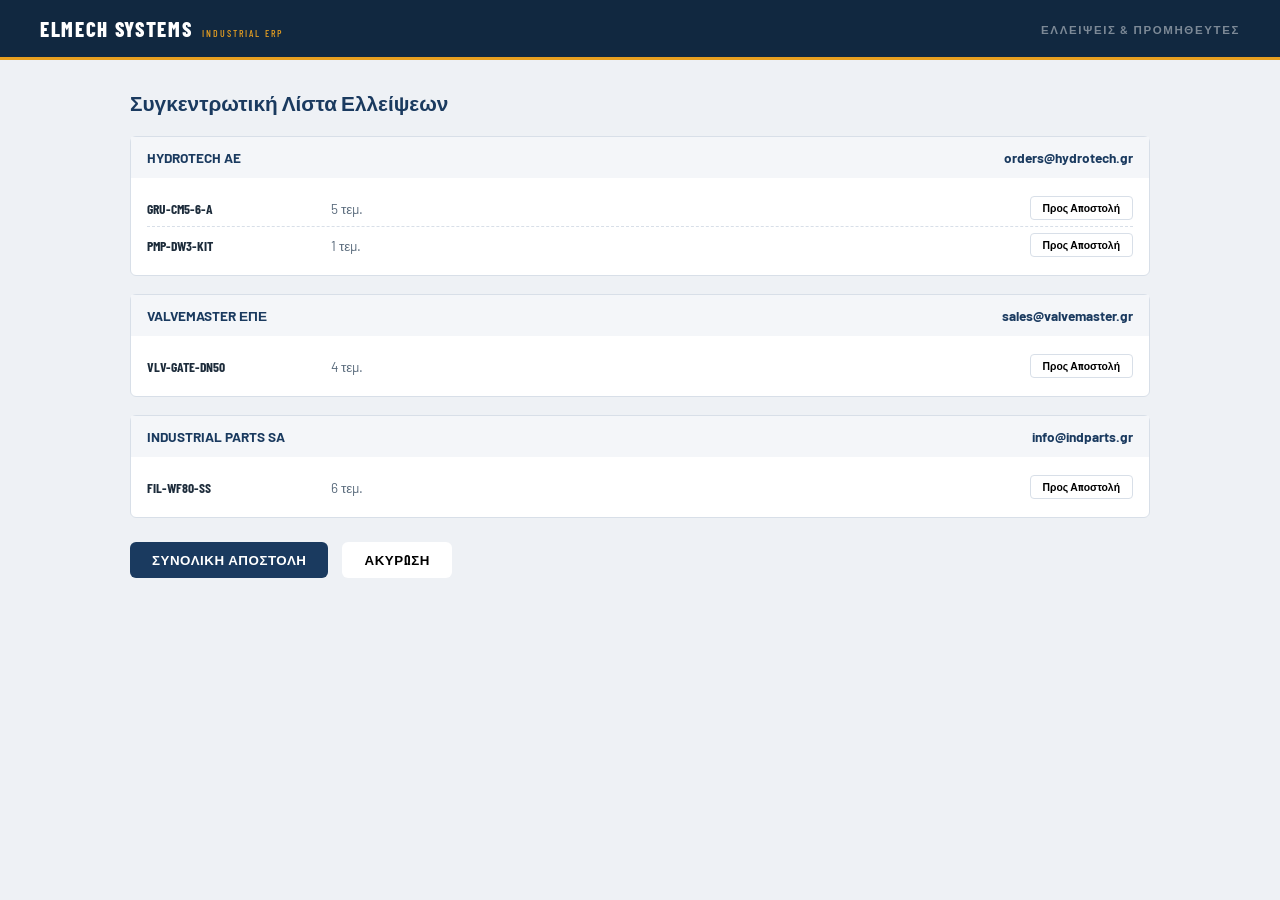
<file: supply.html>
<!DOCTYPE html>
<html lang="el">
<head>
  <meta charset="UTF-8"/>
  <meta name="viewport" content="width=device-width, initial-scale=1.0"/>
  <title>Ελλείψεις & Προμηθευτές — ELMECH SYSTEMS</title>

  <link rel="preconnect" href="https://fonts.googleapis.com"/>
  <link rel="preconnect" href="https://fonts.gstatic.com" crossorigin/>
  <link href="https://fonts.googleapis.com/css2?family=Barlow+Condensed:wght@600;700;800&family=Barlow:wght@300;400;500&display=swap" rel="stylesheet"/>

  <style>
    :root{
      --navy:#1a3a5f;
      --navy-dark:#112840;
      --accent:#e8a020;
      --success:#1e7e4a;
      --warning:#c88a16;
      --grey-bg:#eef1f5;
      --grey-bdr:#d8dfe8;
      --txt:#1c2b3a;
      --txt-soft:#5a6b7c;
      --white:#fff;
    }

    *{box-sizing:border-box;margin:0;padding:0}
    body{
      font-family:'Barlow',sans-serif;
      background:var(--grey-bg);
      color:var(--txt);
    }

    /* ── TOPBAR (ΙΔΙΟ ΜΕ ΠΡΩΤΟ ΑΡΧΕΙΟ) ── */
    .topbar{
      background:var(--navy-dark);
      border-bottom:3px solid var(--accent);
      padding:0 40px;
      height:60px;
      display:flex;
      align-items:center;
      gap:16px;
    }

    .logo{
      font-family:'Barlow Condensed',sans-serif;
      font-size:1.3rem;
      font-weight:800;
      letter-spacing:.08em;
      color:var(--white);
      display:flex;
      align-items:baseline;
      gap:10px;
    }

    .logo em{
      font-style:normal;
      font-size:.62rem;
      font-weight:500;
      letter-spacing:.2em;
      color:var(--accent);
      text-transform:uppercase;
    }

    .topbar-module{
      margin-left:auto;
      font-size:.72rem;
      font-weight:600;
      letter-spacing:.14em;
      text-transform:uppercase;
      color:rgba(255,255,255,.45);
    }

    main{
      max-width:1100px;
      margin:auto;
      padding:30px 40px;
    }

    h2{
      font-family:'Barlow Condensed',sans-serif;
      margin-bottom:20px;
      font-size:1.3rem;
      color:var(--navy);
    }

    .supplier{
      background:white;
      border-radius:6px;
      border:1px solid var(--grey-bdr);
      margin-bottom:18px;
    }

    .supplier-header{
      background:#f4f6f9;
      padding:12px 16px;
      display:flex;
      justify-content:space-between;
      font-weight:700;
      font-size:.85rem;
      color:var(--navy);
    }

    .supplier-items{
      padding:12px 16px;
    }

    .item{
      display:flex;
      align-items:center;
      gap:14px;
      padding:6px 0;
      font-size:.85rem;
      border-bottom:1px dashed var(--grey-bdr);
    }
    .item:last-child{border-bottom:none}

    .code{
      width:170px;
      font-family:'Barlow Condensed',sans-serif;
      font-weight:700;
    }

    .qty{color:var(--txt-soft)}

    .btn-select{
      margin-left:auto;
      padding:5px 12px;
      font-size:.65rem;
      font-family:'Barlow Condensed',sans-serif;
      font-weight:700;
      border-radius:4px;
      border:1px solid var(--grey-bdr);
      cursor:pointer;
      background:white;
    }

    .item.pending{background:#fff6e6}
    .item.pending .btn-select{
      background:var(--navy);
      color:white;
      border:none;
    }

    .item.sent{opacity:.55}
    .item.sent .code{text-decoration:line-through}

    .actions{
      margin-top:24px;
      display:flex;
      gap:14px;
    }

    .actions button{
      padding:10px 22px;
      font-family:'Barlow Condensed',sans-serif;
      font-weight:700;
      border-radius:6px;
      border:none;
      cursor:pointer;
      text-transform:uppercase;
      letter-spacing:.04em;
    }

    .send{background:var(--navy);color:white}
    .clear{background:white;border:1px solid var(--grey-bdr)}

    @media (max-width:580px){
      .topbar{padding:0 20px}
    }
  </style>
</head>

<body>

<header class="topbar">
  <div class="logo">
    ELMECH SYSTEMS <em>Industrial ERP</em>
  </div>
  <div class="topbar-module">
    Ελλείψεις & Προμηθευτές
  </div>
</header>

<main>
  <h2>Συγκεντρωτική Λίστα Ελλείψεων</h2>
  <div id="suppliers"></div>

  <div class="actions">
    <button class="send" onclick="sendAll()">Συνολική Αποστολή</button>
    <button class="clear" onclick="clearAll()">Ακύρωση</button>
  </div>
</main>

<script>
/* Demo shortages */
if(!localStorage.getItem('SHORTAGES')){
  localStorage.setItem('SHORTAGES', JSON.stringify([
    { code:'GRU-CM5-6-A', qty:5 },
    { code:'PMP-DW3-KIT', qty:1 },
    { code:'VLV-GATE-DN50', qty:4 },
    { code:'FIL-WF80-SS', qty:6 }
  ]));
}

const SUPPLIERS=[
  {id:'S1',name:'HYDROTECH AE',email:'orders@hydrotech.gr',products:['GRU-CM5-6-A','PMP-DW3-KIT']},
  {id:'S2',name:'VALVEMASTER ΕΠΕ',email:'sales@valvemaster.gr',products:['VLV-GATE-DN50']},
  {id:'S3',name:'INDUSTRIAL PARTS SA',email:'info@indparts.gr',products:['FIL-WF80-SS']}
];

const RAW=JSON.parse(localStorage.getItem('SHORTAGES')||'[]');

const merged={};
RAW.forEach(p=>{
  if(!merged[p.code]) merged[p.code]={code:p.code,qty:0,status:'idle'};
  merged[p.code].qty+=p.qty;
});

const groups={};
Object.values(merged).forEach(p=>{
  const sup=SUPPLIERS.find(s=>s.products.includes(p.code));
  const key=sup?sup.id:'OTHER';
  if(!groups[key]){
    groups[key]={supplier:sup||{name:'Χωρίς Αντιστοίχιση',email:'—'},items:[]};
  }
  groups[key].items.push(p);
});

const root=document.getElementById('suppliers');
Object.values(groups).forEach(g=>{
  const div=document.createElement('div');
  div.className='supplier';
  div.innerHTML=`
    <div class="supplier-header">
      <span>${g.supplier.name}</span>
      <span>${g.supplier.email}</span>
    </div>
    <div class="supplier-items">
      ${g.items.map(i=>`
        <div class="item" data-code="${i.code}">
          <span class="code">${i.code}</span>
          <span class="qty">${i.qty} τεμ.</span>
          <button class="btn-select" onclick="toggleSelect('${i.code}')">
            Προς Αποστολή
          </button>
        </div>
      `).join('')}
    </div>`;
  root.appendChild(div);
});

function toggleSelect(code){
  const item=Object.values(merged).find(i=>i.code===code);
  const row=document.querySelector(`.item[data-code="${code}"]`);
  if(item.status==='idle'){item.status='pending';row.classList.add('pending')}
  else{item.status='idle';row.classList.remove('pending')}
}

function sendAll(){
  const toSend=Object.values(merged).filter(i=>i.status==='pending');
  if(!toSend.length){alert('Δεν υπάρχουν επιλεγμένα προϊόντα.');return;}
  toSend.forEach(i=>{
    i.status='sent';
    const row=document.querySelector(`.item[data-code="${i.code}"]`);
    row.classList.remove('pending');
    row.classList.add('sent');
    row.querySelector('button').disabled=true;
    row.querySelector('button').innerText='Στάλθηκε';
  });
  alert('✔ Η αποστολή ολοκληρώθηκε.');
}

function clearAll(){
  localStorage.removeItem('SHORTAGES');
  location.reload();
}
</script>

</body>
</html>
</file>
